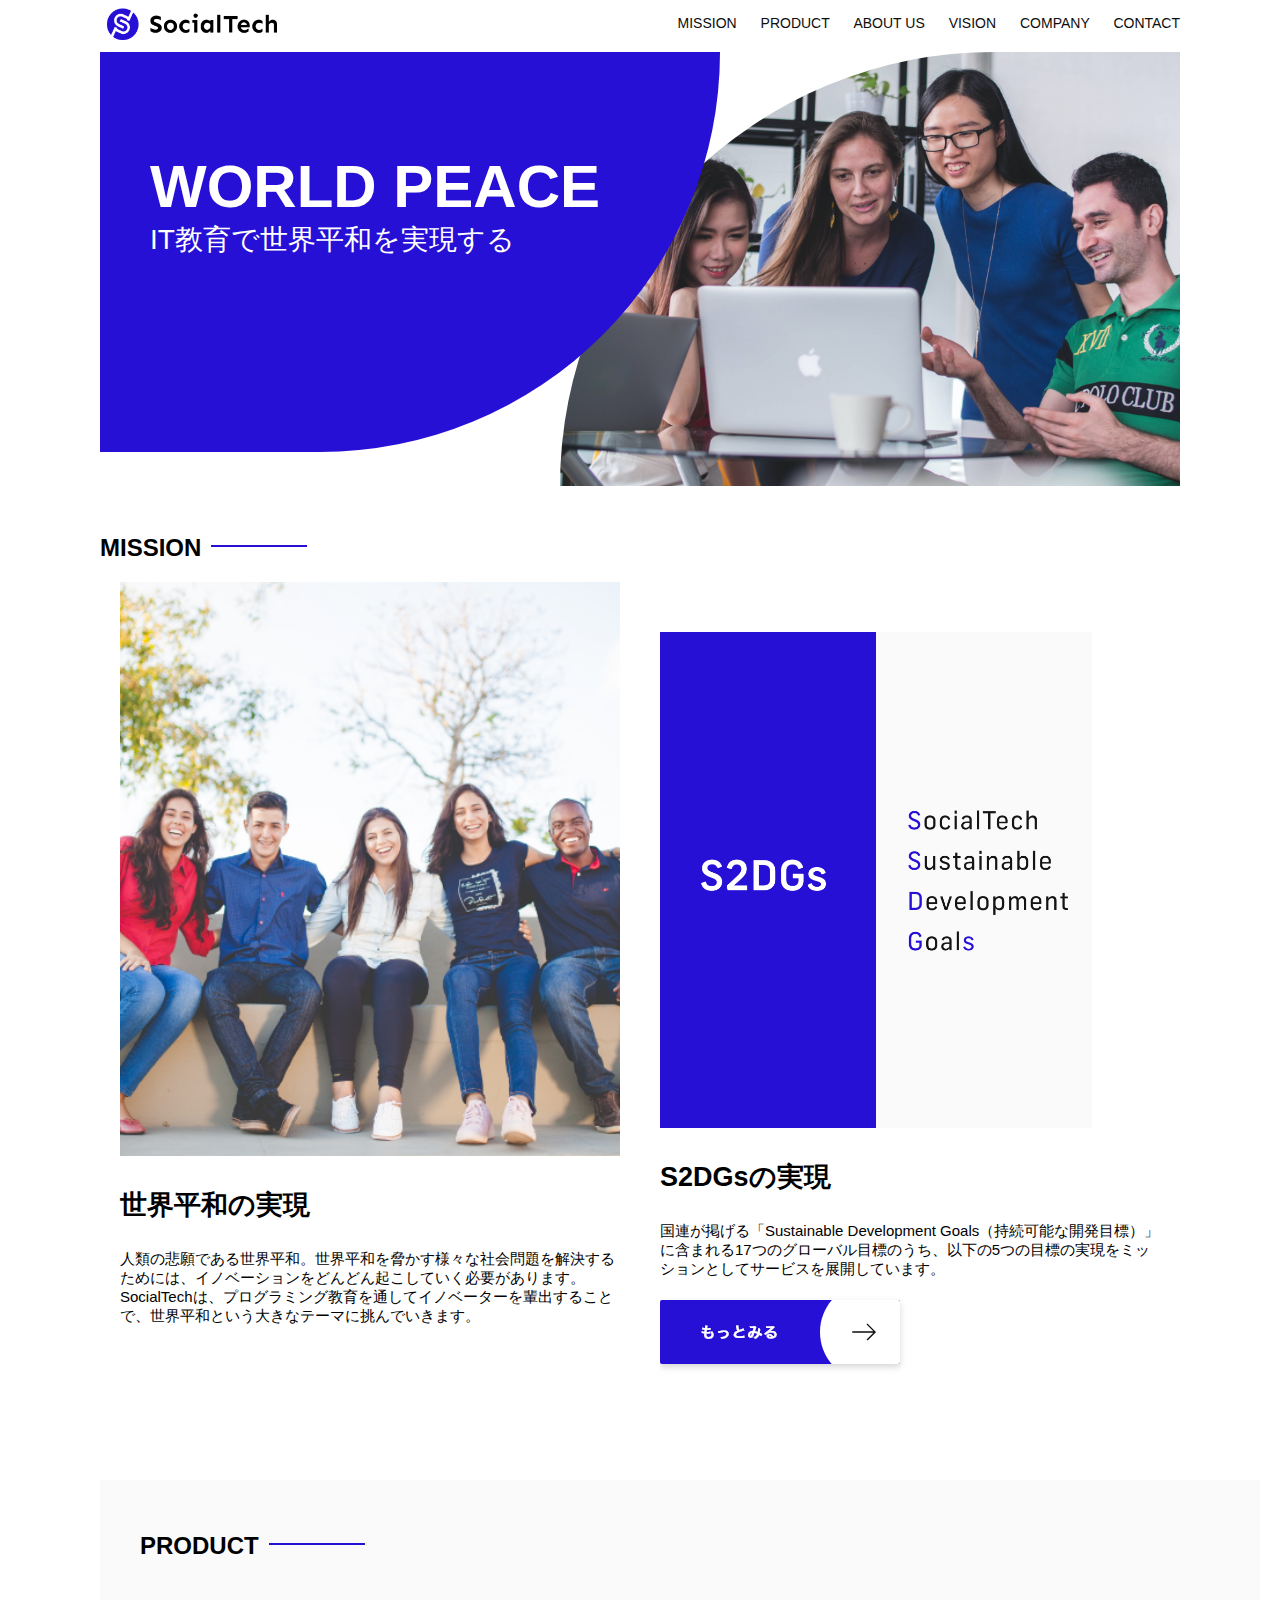
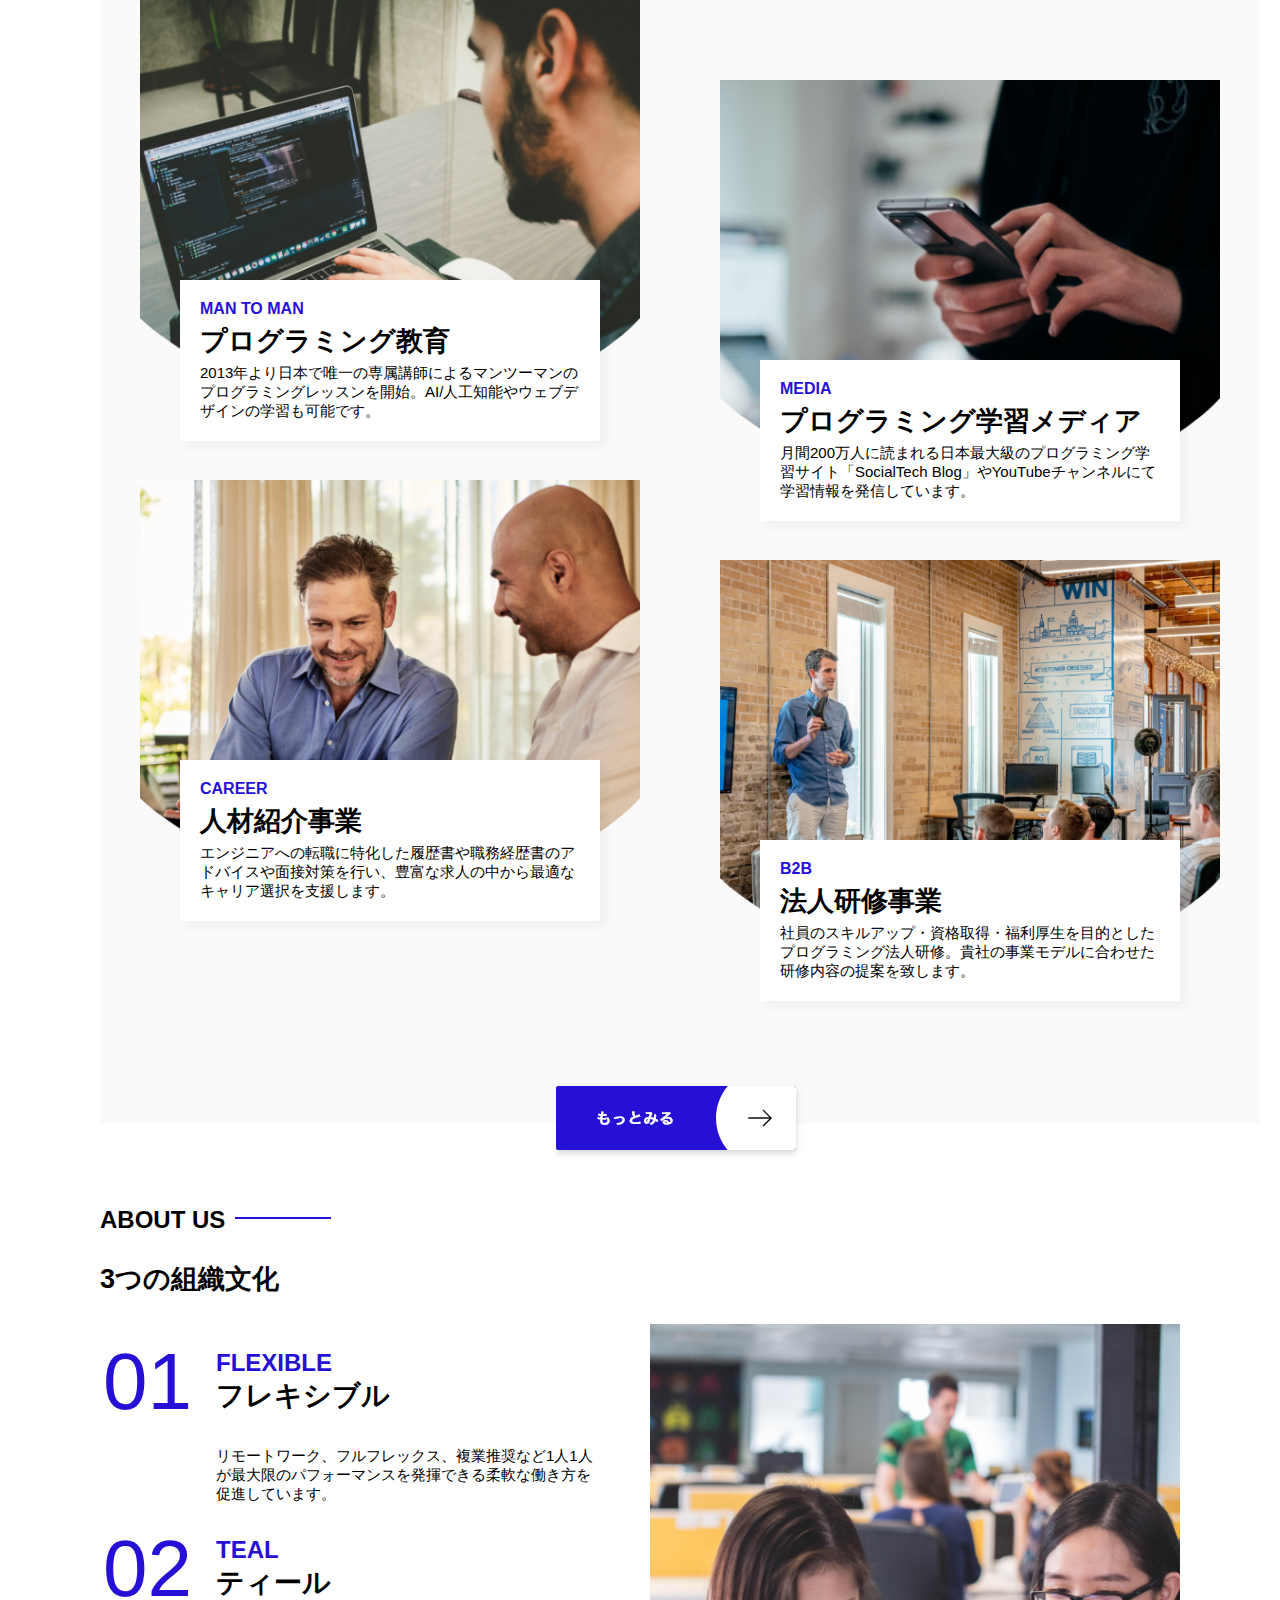
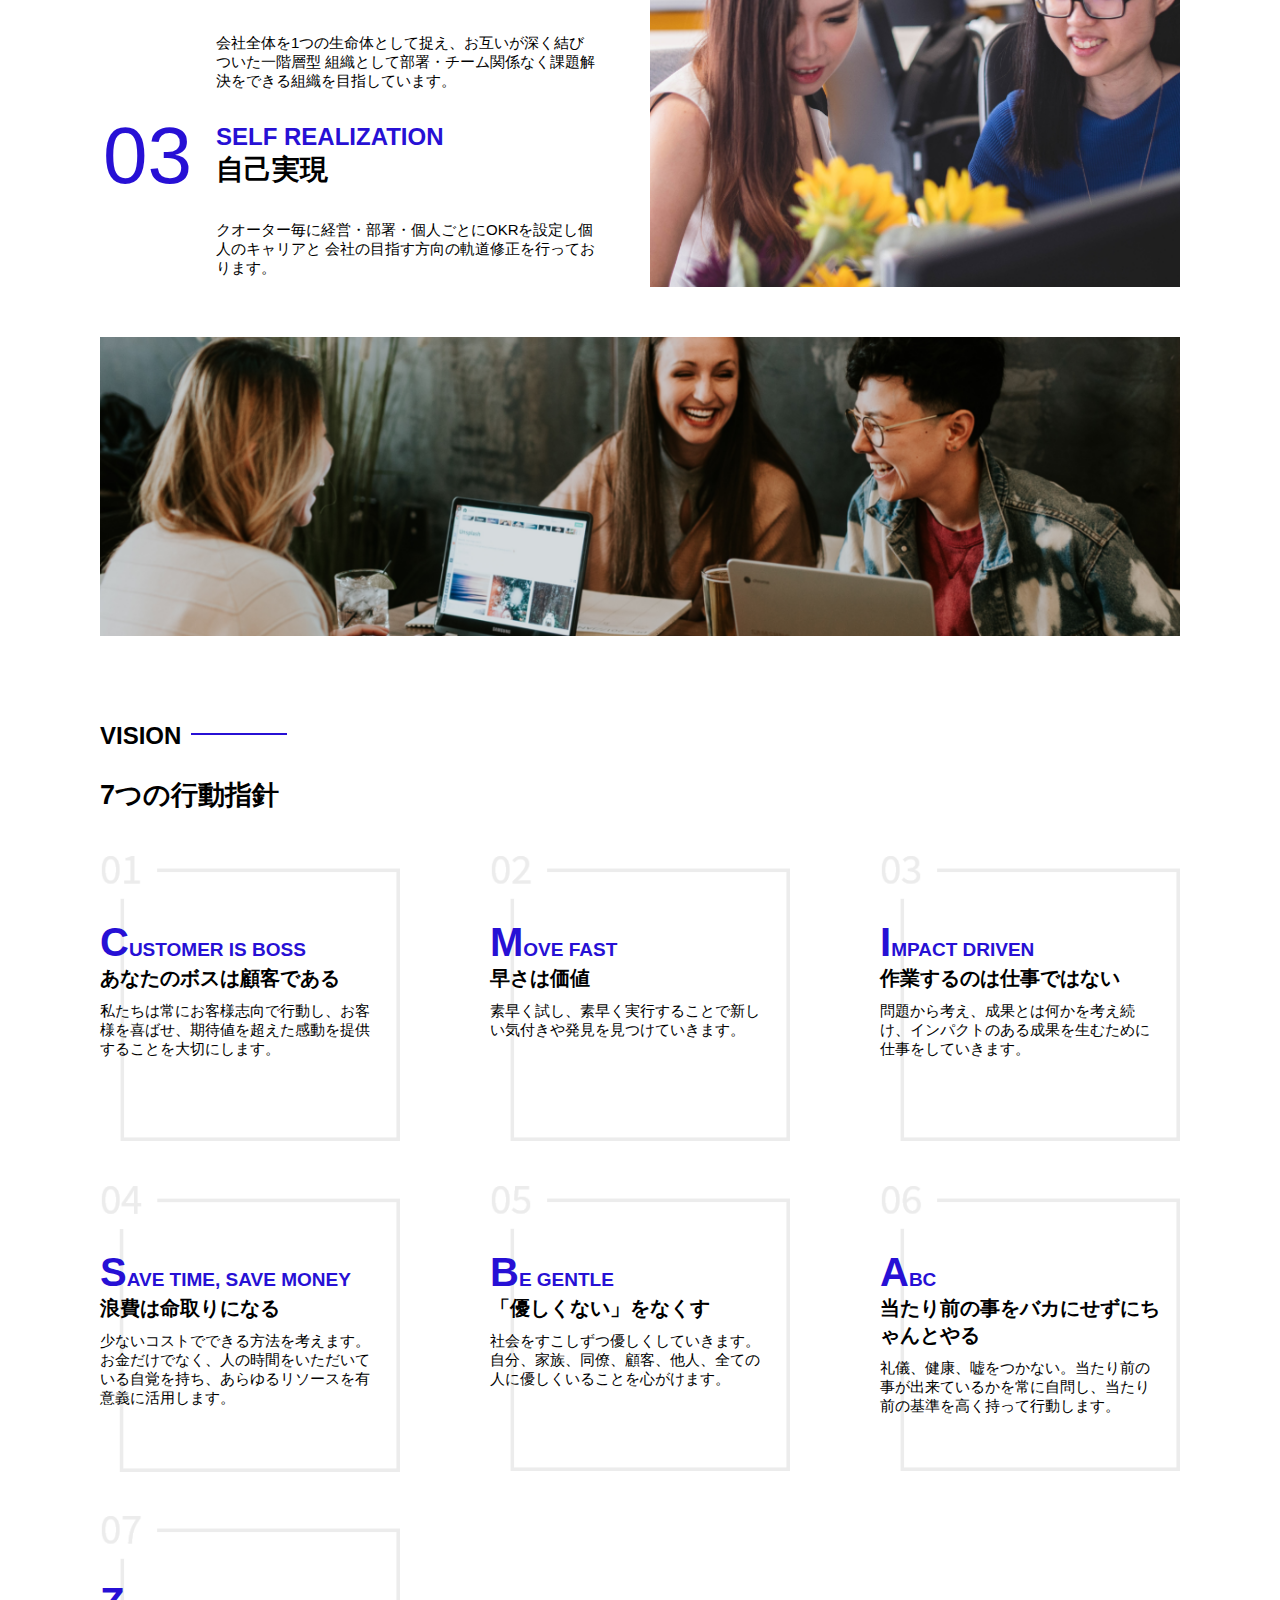
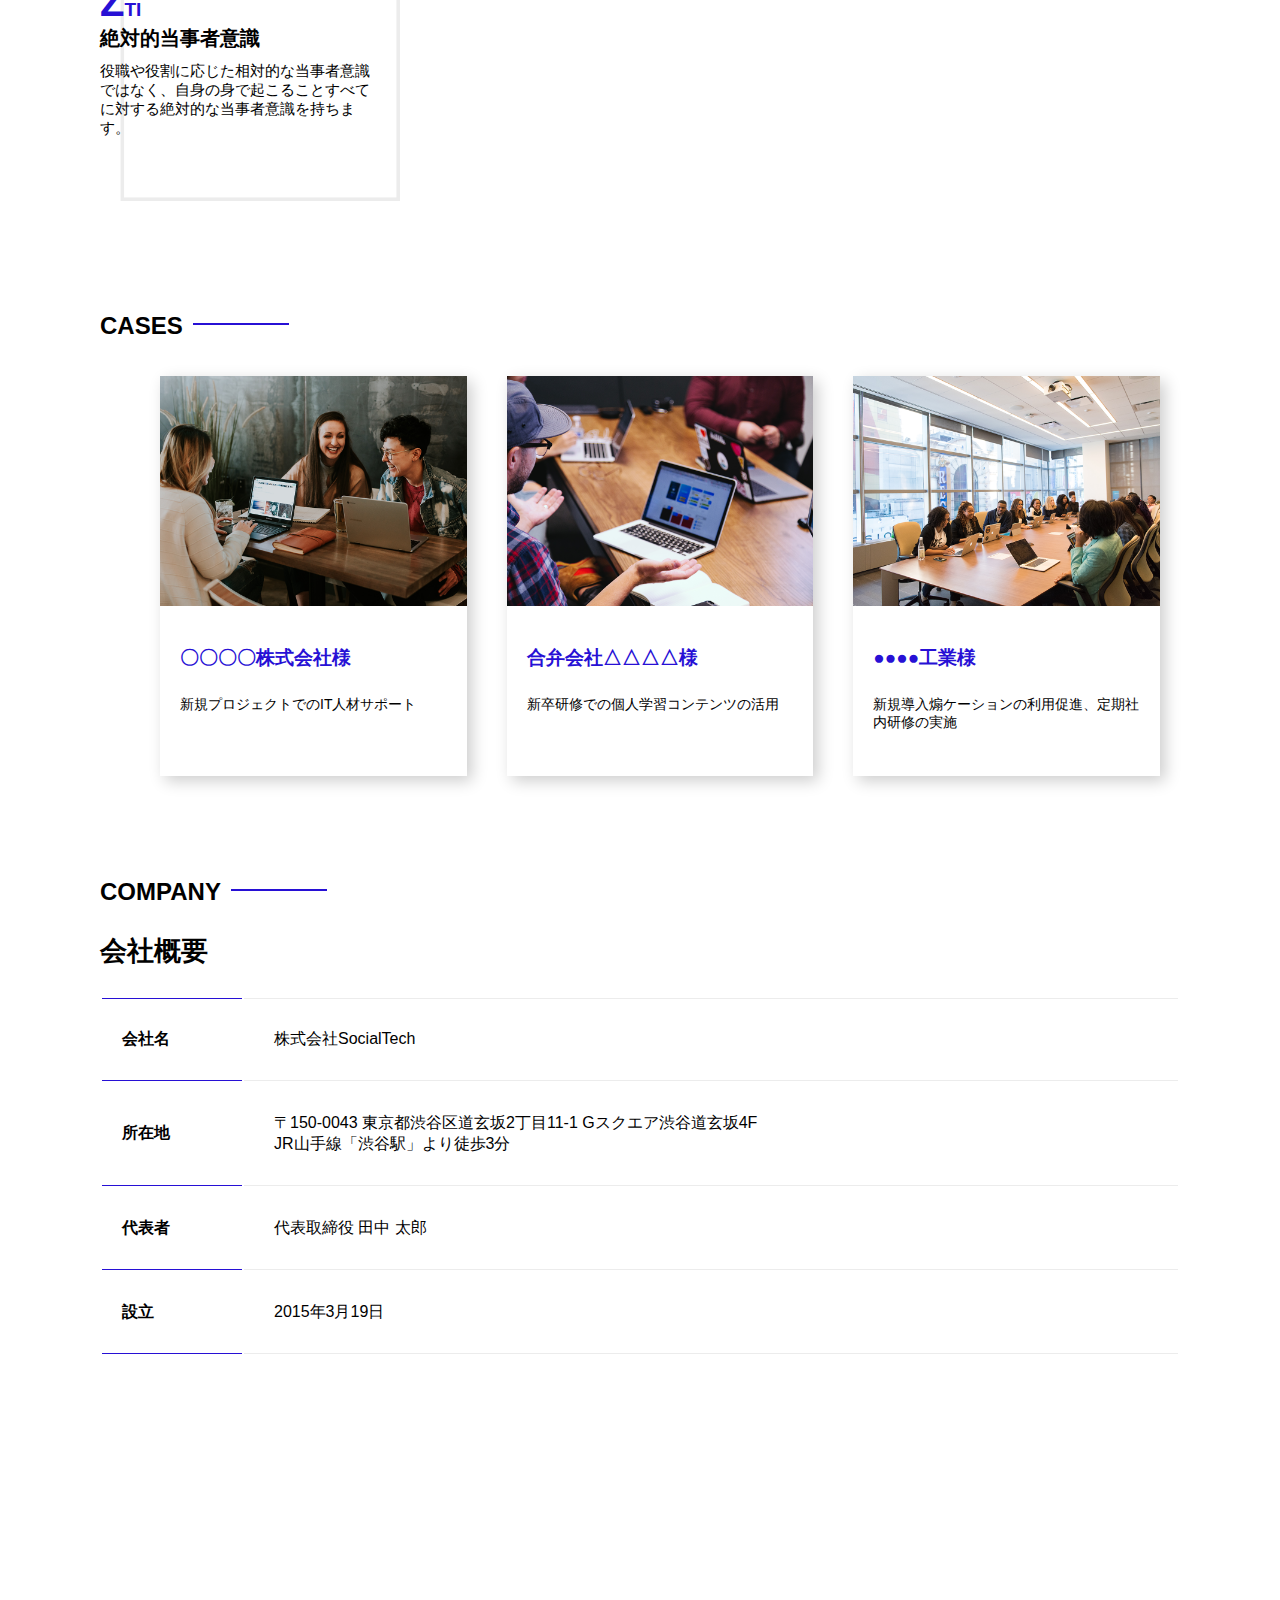
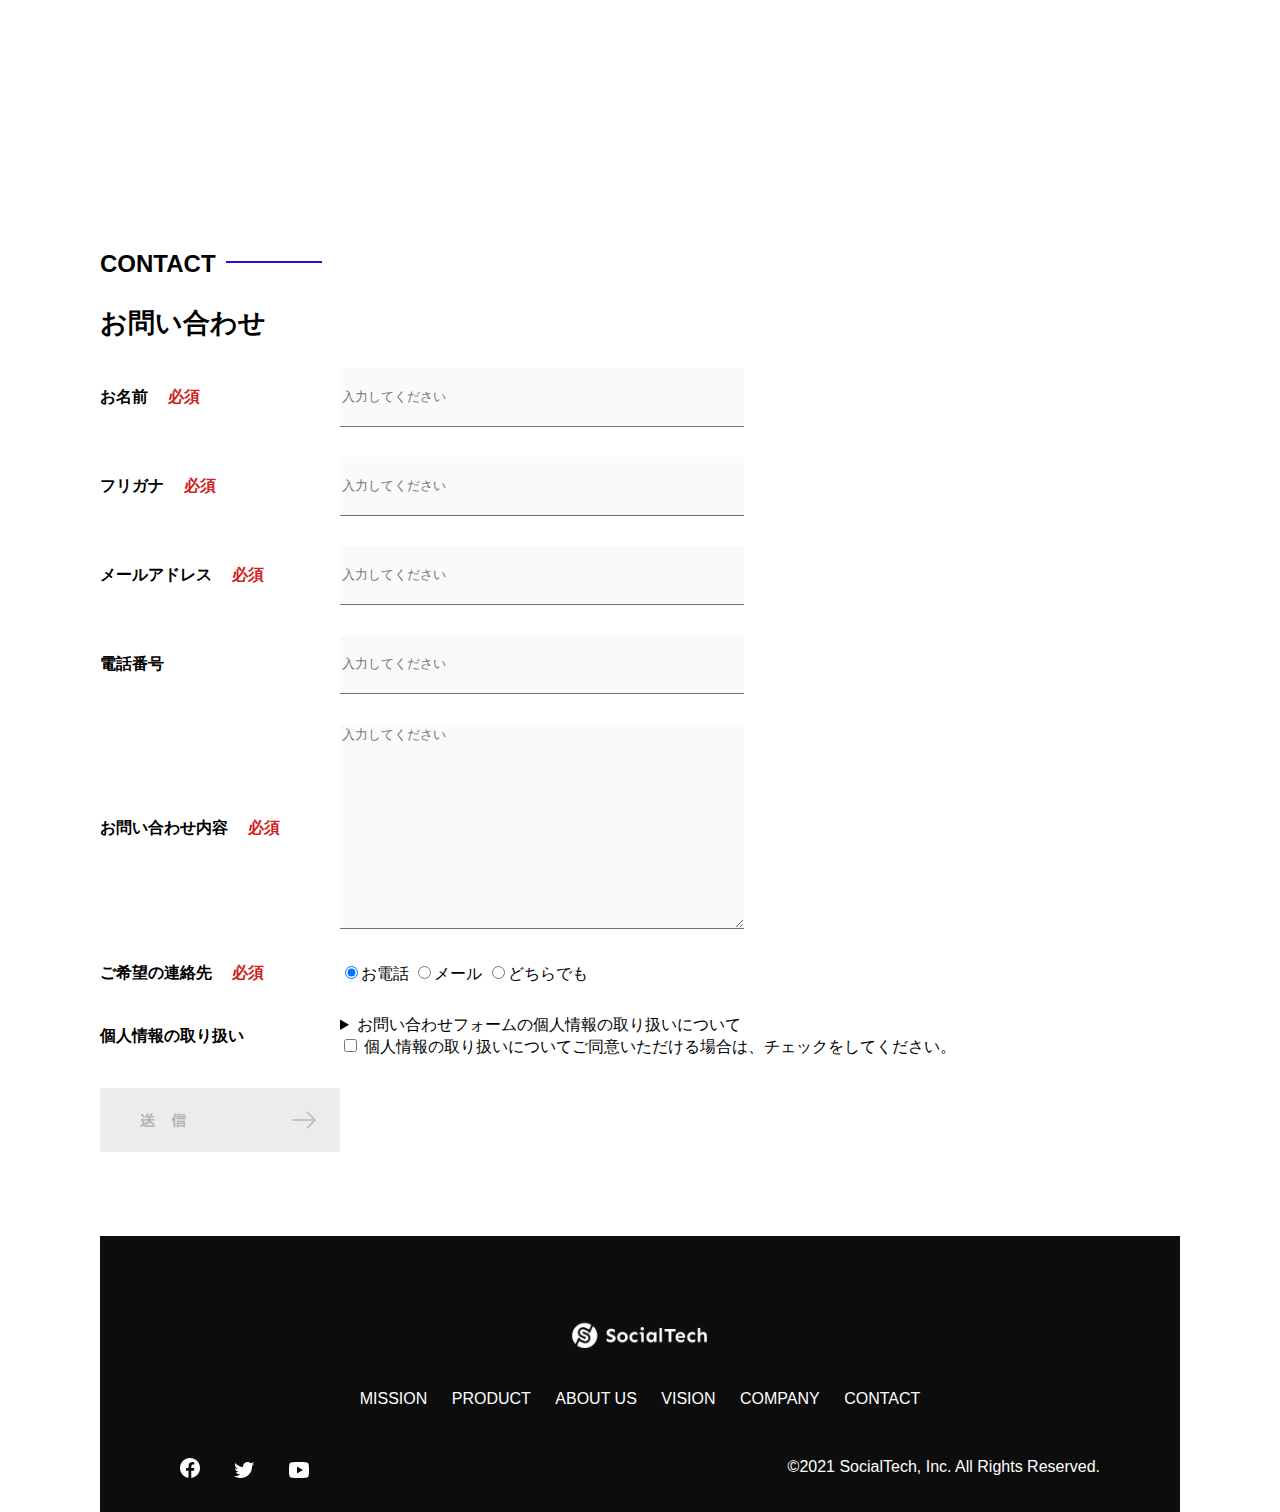
<file: kadai_012/kadai_012/index.html>
<!DOCTYPE html>
<html>
  <head>
    <title>SocialTech</title>
    <meta charset="UTF-8" />
    <meta
      name="description"
      content="SocialTechはEdTech業界のリーディングカンパニーを目指します。"
    />
    <meta name="viewport" content="width=device-width, initial-scale=1.0" />
    <link rel="stylesheet" href="style.css" />
  </head>
  <body>
    <!-- ヘッダー -->
    <header>
      <!-- ロゴ -->
      <a href="index.html" id="logo"
        ><img src="images/logo.png" alt="トップページに戻る"
      /></a>

      <!-- PC用ナビゲーション -->
      <nav id="nav-pc">
        <a href="mission.html">MISSION</a>
        <a href="product.html">PRODUCT</a>
        <a href="index.html#aboutus">ABOUT US</a>
        <a href="index.html#vision">VISION</a>
        <a href="index.html#company">COMPANY</a>
        <a href="index.html#contact">CONTACT</a>
      </nav>
    </header>
    <main>
      <article>
        <!-- メインビジュアル -->
        <section id="main-visual">
          <div id="main-message">
            <h1>WORLD PEACE</h1>
            <p>IT教育で世界平和を実現する</p>
          </div>
          <img
            src="images/index/index-main.png"
            alt="PCの周りに集まる多国籍の仲間たち"
          />
        </section>
        <!--ミッション-->
        <section id="mission">
          <h2 class="index-h2">MISSION</h2>
          <div id="mission-flex">
            <div>
              <img
                id="mission-photo"
                src="images/index/index-mission.png"
                alt="屋外のベンチで写真を撮影する多国籍の仲間たち"
              />
              <h3>世界平和の実現</h3>
              <p>
                人類の悲願である世界平和。世界平和を脅かす様々な社会問題を解決するためには、イノベーションをどんどん起こしていく必要があります。SocialTechは、プログラミング教育を通してイノベーターを輩出することで、世界平和という大きなテーマに挑んでいきます。
              </p>
            </div>
            <div>
              <img id="s2dgs" src="images/index/s2dgs.png" alt="S2DGs" />
              <h3>S2DGsの実現</h3>
              <p>
                国連が掲げる「Sustainable Development
                Goals（持続可能な開発目標）」に含まれる17つのグローバル目標のうち、以下の5つの目標の実現をミッションとしてサービスを展開しています。
              </p>
              <a href="mission.html">
                <img src="images/button-more.png" alt="もっとみる" />
              </a>
            </div>
          </div>
        </section>
        <!-- プロダクト -->
        <section id="product">
          <h2 class="index-h2">PRODUCT</h2>
          <div>
            <div id="product-left">
              <div>
                <img
                  class="product-photo"
                  src="images/index/index-mantoman.png"
                  alt="PCでコードを書く男性"
                />
                <div class="product-explain">
                  <span>MAN TO MAN</span>
                  <h3>プログラミング教育</h3>
                  <p>
                    2013年より日本で唯一の専属講師によるマンツーマンのプログラミングレッスンを開始。AI/人工知能やウェブデザインの学習も可能です。
                  </p>
                </div>
              </div>
              <div>
                <img
                  class="product-photo"
                  src="images/index/index-career.png"
                  alt="笑顔で話し合う2人の男性"
                />
                <div class="product-explain">
                  <span>CAREER</span>
                  <h3>人材紹介事業</h3>
                  <p>
                    エンジニアへの転職に特化した履歴書や職務経歴書のアドバイスや面接対策を行い、豊富な求人の中から最適なキャリア選択を支援します。
                  </p>
                </div>
              </div>
            </div>
            <div id="product-right">
              <div>
                <img
                  class="product-photo"
                  src="images/index/index-media.png"
                  alt="スマートフォンを操作する人"
                />
                <div class="product-explain">
                  <span>MEDIA</span>
                  <h3>プログラミング学習メディア</h3>
                  <p>
                    月間200万人に読まれる日本最大級のプログラミング学習サイト「SocialTech
                    Blog」やYouTubeチャンネルにて学習情報を発信しています。
                  </p>
                </div>
              </div>
              <div>
                <img
                  class="product-photo"
                  src="images/index/index-b2b.png"
                  alt="講演中の男性とそれを聴く人々"
                />
                <div class="product-explain">
                  <span>B2B</span>
                  <h3>法人研修事業</h3>
                  <p>
                    社員のスキルアップ・資格取得・福利厚生を目的としたプログラミング法人研修。貴社の事業モデルに合わせた研修内容の提案を致します。
                  </p>
                </div>
              </div>
            </div>
          </div>
          <div>
            <a id="product-more" href="product.html">
              <img src="images/button-more.png" alt="もっとみる" />
            </a>
          </div>
        </section>
        <!---ABOUT US-->
        <section id="aboutus">
          <h2 class="index-h2">ABOUT US</h2>
          <h3>3つの組織文化</h3>
          <div>
            <table class="culture-table">
              <tr>
                <td>
                  <span class="culture-num">01</span>
                </td>
                <td>
                  <span class="culture-en">FLEXIBLE</span>
                  <span class="culture-jp">フレキシブル</span>
                </td>
              </tr>
              <tr>
                <td>
                  <!--空のセル-->
                </td>
                <td>
                  <p class="culture-description">
                    リモートワーク、フルフレックス、複業推奨など1人1人が最大限のパフォーマンスを発揮できる柔軟な働き方を促進しています。
                  </p>
                </td>
              </tr>
              <tr>
                <td>
                  <span class="culture-num">02</span>
                </td>
                <td>
                  <span class="culture-en">TEAL</span>
                  <span class="culture-jp">ティール</span>
                </td>
              </tr>
              <tr>
                <td>
                  <!--空のセル-->
                </td>
                <td>
                  <p class="culture-description">
                    会社全体を1つの生命体として捉え、お互いが深く結びついた一階層型
                    組織として部署・チーム関係なく課題解決をできる組織を目指しています。
                  </p>
                </td>
              </tr>
              <tr>
                <td>
                  <span class="culture-num">03</span>
                </td>
                <td>
                  <span class="culture-en">SELF REALIZATION</span>
                  <span class="culture-jp">自己実現</span>
                </td>
              </tr>
              <tr>
                <td>
                  <!--空のセル-->
                </td>
                <td>
                  <p class="culture-description">
                    クオーター毎に経営・部署・個人ごとにOKRを設定し個人のキャリアと
                    会社の目指す方向の軌道修正を行っております。
                  </p>
                </td>
              </tr>
            </table>
            <img
              class="culture-img"
              src="images/index/index-aboutus1.png"
              alt="笑顔で話し合う2人の女性"
            />
          </div>
          <img
            class="culture-img2"
            src="images/index/index-aboutus2.png"
            alt="笑顔で話し合う3人の男女"
          />
        </section>
        <!-- VISION -->
        <section id="vision">
          <h2 class="index-h2">VISION</h2>
          <h3>7つの行動指針</h3>
          <div>
            <div class="vision-box">
              <img src="images/index/vision-01.png" alt="01" />
              <span>
                <h4>CUSTOMER IS BOSS</h4>
                <h5>あなたのボスは顧客である</h5>
                <p>
                  私たちは常にお客様志向で行動し、お客様を喜ばせ、期待値を超えた感動を提供することを大切にします。
                </p>
              </span>
            </div>
            <div class="vision-box">
              <img src="images/index/vision-02.png" alt="02" />
              <span>
                <h4>MOVE FAST</h4>
                <h5>早さは価値</h5>
                <p>
                  素早く試し、素早く実行することで新しい気付きや発見を見つけていきます。
                </p>
              </span>
            </div>
            <div class="vision-box">
              <img src="images/index/vision-03.png" alt="03" />
              <span>
                <h4>IMPACT DRIVEN</h4>
                <h5>作業するのは仕事ではない</h5>
                <p>
                  問題から考え、成果とは何かを考え続け、インパクトのある成果を生むために仕事をしていきます。
                </p>
              </span>
            </div>
            <div class="vision-box">
              <img src="images/index/vision-04.png" alt="04" />
              <span>
                <h4>SAVE TIME, SAVE MONEY</h4>
                <h5>浪費は命取りになる</h5>
                <p>
                  少ないコストでできる方法を考えます。お金だけでなく、人の時間をいただいている自覚を持ち、あらゆるリソースを有意義に活用します。
                </p>
              </span>
            </div>
            <div class="vision-box">
              <img src="images/index/vision-05.png" alt="05" />
              <span>
                <h4>BE GENTLE</h4>
                <h5>「優しくない」をなくす</h5>
                <p>
                  社会をすこしずつ優しくしていきます。自分、家族、同僚、顧客、他人、全ての人に優しくいることを心がけます。
                </p>
              </span>
            </div>
            <div class="vision-box">
              <img src="images/index/vision-06.png" alt="06" />
              <span>
                <h4>ABC</h4>
                <h5>当たり前の事をバカにせずにちゃんとやる</h5>
                <p>
                  礼儀、健康、嘘をつかない。当たり前の事が出来ているかを常に自問し、当たり前の基準を高く持って行動します。
                </p>
              </span>
            </div>
            <div class="vision-box">
              <img src="images/index/vision-07.png" alt="07" />
              <span>
                <h4>ZTI</h4>
                <h5>絶対的当事者意識</h5>
                <p>
                  役職や役割に応じた相対的な当事者意識ではなく、自身の身で起こることすべてに対する絶対的な当事者意識を持ちます。
                </p>
              </span>
            </div>
          </div>
        </section>
        <!-- CASES -->
        <section id="cases">
          <div class="index-h2">
            <h2>CASES</h2>
          </div>
          <ul>
            <li class="case-card">
              <img src="images/index/case-1.png" alt="仲良く語り合う３人" class="case-img">
              <div class="case-info">
                <h4 class="case-name">〇〇〇〇株式会社様</h4>
                <p class="case-content">新規プロジェクトでのIT人材サポート</p>
              </div>
            </li>
            <li class="case-card">
              <img src="images/index/case-2.png" alt="PCでコンテンツを見る" class="case-img">
              <div class="case-info">
                <h4 class="case-name">合弁会社△△△△様</h4>
                <p class="case-content">新卒研修での個人学習コンテンツの活用</p>
              </div>
            </li>
            <li class="case-card">
              <img src="images/index/case-3.png" alt="社内研修室の会議室" class="case-img">
              <div class="case-info">
                <h4 class="case-name">●●●●工業様</h4>
                <p class="case-content">新規導入煽ケーションの利用促進、定期社内研修の実施</p>
              </div>
            </li>
          </ul>

        </section>
        <!-- COMPANY -->
        <section id="company">
          <h2 class="index-h2">COMPANY</h2>
          <h3>会社概要</h3>
          <table id="company-table">
            <tr>
              <th class="tableheader-first">会社名</th>
              <td class="cell-first">株式会社SocialTech</td>
            </tr>
            <tr>
              <th class="tableheader">所在地</th>
              <td class="cell">
                〒150-0043 東京都渋谷区道玄坂2丁目11-1 Gスクエア渋谷道玄坂4F<br />JR山手線「渋谷駅」より徒歩3分
              </td>
            </tr>
            <tr>
              <th class="tableheader">代表者</th>
              <td class="cell">代表取締役 田中 太郎</td>
            </tr>
            <tr>
              <th class="tableheader">設立</th>
              <td class="cell">2015年3月19日</td>
            </tr>
          </table>
          <iframe
            src="https://www.google.com/maps/embed?pb=!1m18!1m12!1m3!1d3241.7759544892483!2d139.69399665123464!3d35.65789123876098!2m3!1f0!2f0!3f0!3m2!1i1024!2i768!4f13.1!3m3!1m2!1s0x60188caa0042e8d1%3A0xba130bea826a7aa2!2z44CSMTUwLTAwNDMg5p2x5Lqs6YO95riL6LC35Yy66YGT546E5Z2C77yS5LiB55uu77yR77yR4oiS77yR!5e0!3m2!1sja!2sjp!4v1636872991912!5m2!1sja!2sjp"
            style="border: 0"
            allowfullscreen=""
            loading="lazy"
          >
          </iframe>
        </section>
        <!-- お問い合わせフォーム -->
        <section id="contact">
          <h2 class="index-h2">CONTACT</h2>
          <h3>お問い合わせ</h3>
          <form>
            <div>
              <div class="contact-heading">
                <label class="contact-label"
                  >お名前<span class="contact-span">必須</span></label
                >
              </div>
              <div class="contact-form">
                <input
                  type="text"
                  name="name"
                  placeholder="入力してください"
                  class="contact-textbox"
                />
              </div>
            </div>
            <div>
              <div class="contact-heading">
                <label class="contact-label"
                  >フリガナ<span class="contact-span">必須</span></label
                >
              </div>
              <div>
                <input
                  type="text"
                  name="hurigana"
                  placeholder="入力してください"
                  class="contact-textbox"
                />
              </div>
            </div>
            <div>
              <div class="contact-heading">
                <label class="contact-label"
                  >メールアドレス<span class="contact-span">必須</span></label
                >
              </div>
              <div>
                <input
                  type="text"
                  name="email"
                  placeholder="入力してください"
                  class="contact-textbox"
                />
              </div>
            </div>
            <div>
              <div class="contact-heading">
                <label class="contact-label">電話番号</label>
              </div>
              <div>
                <input
                  type="text"
                  name="tel"
                  placeholder="入力してください"
                  class="contact-textbox"
                />
              </div>
            </div>
            <div>
              <div class="contact-heading">
                <label class="contact-label"
                  >お問い合わせ内容<span class="contact-span">必須</span></label
                >
              </div>
              <div>
                <textarea
                  class="contact-textarea"
                  placeholder="入力してください"
                  name="message"
                ></textarea>
              </div>
            </div>
            <div>
              <div class="contact-heading">
                <label class="contact-label"
                  >ご希望の連絡先<span class="contact-span">必須</span></label
                >
              </div>
              <div>
                <input
                  class="radiobutton"
                  type="radio"
                  value="tel"
                  name="contact"
                  checked
                /><label>お電話</label>
                <input
                  class="radiobutton"
                  type="radio"
                  value="mail"
                  name="contact"
                /><label>メール</label>
                <input
                  class="radiobutton"
                  type="radio"
                  value="both"
                  name="contact"
                /><label>どちらでも</label>
              </div>
            </div>
            <div>
              <div class="contact-heading">
                <label class="contact-label">個人情報の取り扱い</label>
              </div>
              <div>
                <details>
                  <summary>
                    お問い合わせフォームの個人情報の取り扱いについて
                  </summary>
                  <div>
                    <span>１．組織の名称又は氏名</span><br />
                    株式会社SocialTech<br /><br />
                    <span
                      >２．個人情報保護管理者（若しくはその代理人）の氏名又は職名、所属及び連絡先
                      鈴木 一郎 コーポレート部</span
                    ><br />
                    メールアドレス：support@socialtech.net<br />
                    TEL：03-xxxx-xxxx<br />
                    <span>３．個人情報の利用目的</span><br />
                    ・本サービス及び本サービスに関連する情報の提供又はそれらに関する連絡のため<br />
                    ・ユーザーの本人確認のため<br />
                    ・当社サービスのご案内のため<br />
                    ・当社の商品等の広告または宣伝（電子メールによるものを含むものとします。）<br /><br />
                    <span>４．個人情報の取り扱い業務の委託</span><br />
                    個人情報の取扱業務の全部または一部を外部に業務委託する場合があります。<br />
                    その際、弊社は、個人情報を適切に保護できる管理体制を敷き実行していることを条件として<br />
                    委託先を厳選したうえで、機密保持契約を委託先と締結し、お客様の個人情報を厳密に管理させます。<br /><br />
                    <span>５．個人情報の開示等の請求</span><br />
                    お客様は、弊社に対してご自身の個人情報の開示等（利用目的の通知、開示、内容の訂正・追加・削除、利用の停止または消去、第三者への提供の停止）に関して、当社問合わせ窓口に申し出ることができます。<br />
                    その際、弊社はお客様ご本人を確認させていただいたうえで、合理的な期間内に対応いたします。<br /><br />
                    なお、個人情報に関する弊社問合わせ先は、次の通りです。<br /><br />
                    株式会社SocialTech　個人情報問合せ窓口<br />
                    〒150-0043　東京都渋谷区道玄坂2丁目11-1 Ｇスクエア渋谷道玄坂
                    4F<br />
                    メールアドレス：support@socialtech.net　TEL：03-xxxx-xxxx<br /><br />
                    <span>６．個人情報を提供されることの任意性について</span
                    ><br /><br />
                    お客様がご自身の個人情報を弊社に提供されるか否かは、お客様のご判断によりますが、もしご提供されない場合には、適切なサービスが提供できない場合がありますので予めご了承ください。
                  </div>
                </details>
                <input type="checkbox" name="agree" />
                <span
                  >個人情報の取り扱いについてご同意いただける場合は、チェックをしてください。</span
                >
              </div>
            </div>
            <input
              type="image"
              value="Submit"
              src="images/button-submit.png"
              alt="送信する"
            />
          </form>
        </section>
      </article>
      <footer>
        <div id="footer-logo">
          <img src="images/logo-sp.png" alt="SocialTech" />
        </div>
        <div id="footer-link">
          <a href="mission.html">MISSION</a>
          <a href="product.html">PRODUCT</a>
          <a href="index.html#aboutus">ABOUT US</a>
          <a href="index.html#vision">VISION</a>
          <a href="index.html#company">COMPANY</a>
          <a href="index.html#contact">CONTACT</a>
        </div>
        <div id="sns-footer">
          <a href="https://www.facebook.com/sejuku2013"
            ><img src="images/button-facebook.png" alt="Facebookのリンク"
          /></a>
          <a href="https://twitter.com/samuraijuku"
            ><img src="images/button-twitter.png" alt="Twitterのリンク"
          /></a>
          <a href="https://www.youtube.com/channel/UCCFOQO5aDK0xXam4cUQXT8g"
            ><img src="images/button-youtube.png" alt="YouTubeのリンク"
          /></a>
          <span id="copyright"
            >&copy;2021 SocialTech, Inc. All Rights Reserved.
          </span>
        </div>
      </footer>
    </main>
  </body>
</html>
</file>
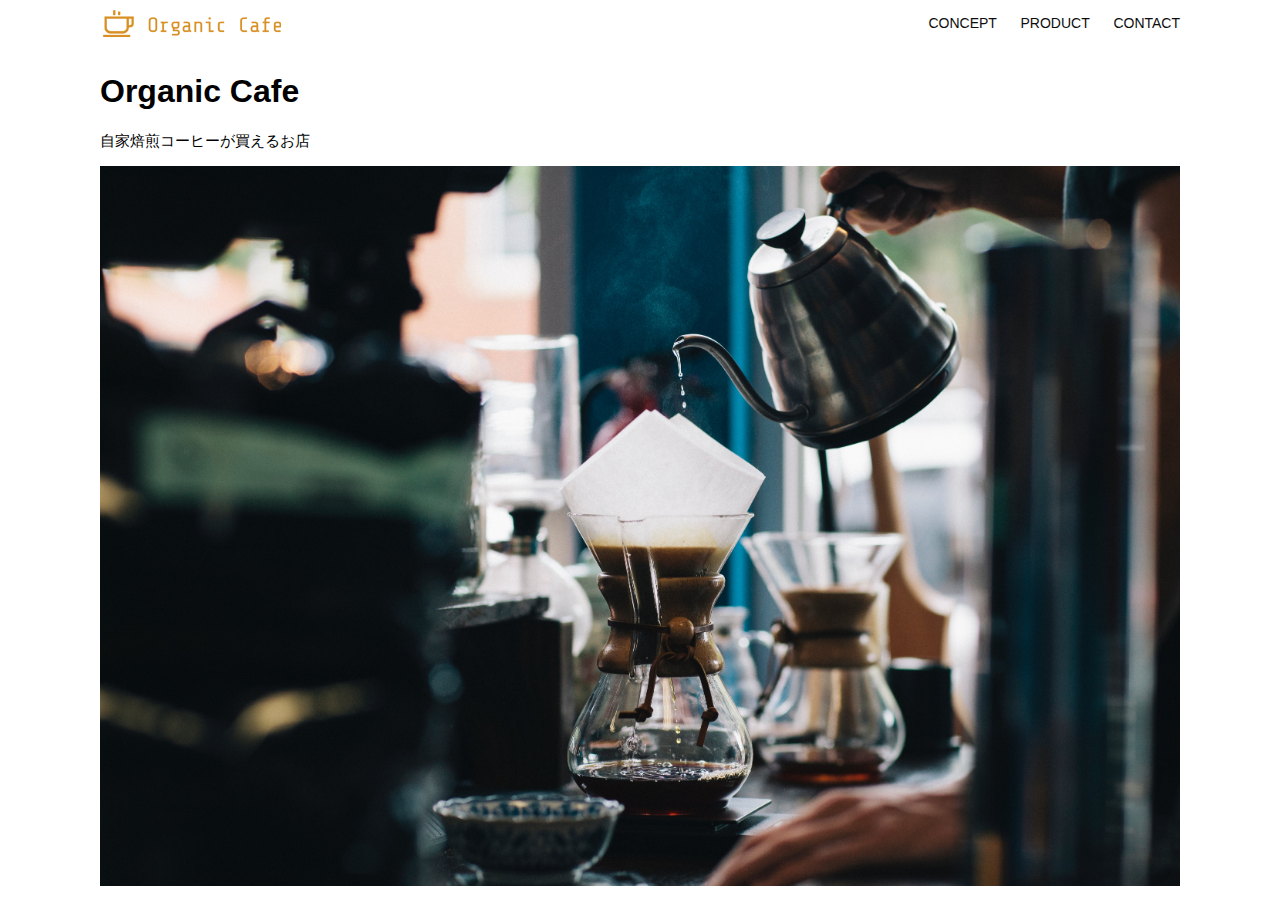
<file: kadai_013/kadai_013/index.html>
<!DOCTYPE html>
<html>
  <head>
    <title>Organic Cafe</title>
    <meta charset="UTF-8" />
    <meta
      name="description"
      content="自家焙煎のコーヒーがお家で楽しめるOrganic Cafe"
    />
    <meta name="viewport" content="width=device-width, initial-scale=1.0" />
    <link rel="stylesheet" href="style.css" />
  </head>
  <body>
    <!-- ヘッダー -->
    <header>
      <!-- ロゴ -->
      <a href="index.html" id="logo"
        ><img src="images/logo.png" alt="トップページに戻る"
      /></a>

      <!-- PC用ナビゲーション -->
      <nav id="nav-pc">
        <a href="index.html#concept">CONCEPT</a>
        <a href="index.html#product">PRODUCT</a>
        <a href="index.html#contact">CONTACT</a>
      </nav>

      <!-- スマホ用メニューボタン -->
      <img src="images/button-menu.png" alt="ナビゲーションを開く" id="menu-sp" onclick="document.getElementById('nav-sp').style.display = 'block'">

      <!-- スマホ用ナビゲーション -->
      <nav id="nav-sp">
        <img src="images/button-close.png" alt="ナビゲーションを閉じる" id="close" onclick="document.getElementById('nav-sp').style.display = 'none'">
        <a href="index.html" id="logo-sp" onclick="document.getElementById('nav-sp').style.display = 'none'"><img src="images/logo-sp.png" alt="トップページに戻る"></a>
        <a href="index.html#concept" class="menu" onclick="document.getElementById('nav-sp').style.display = 'none'">CONCEPT</a>
        <a href="index.html#product" class="menu" onclick="document.getElementById('nav-sp').style.display = 'none'">PRODUCT</a>
        <a href="index.html#contact" class="menu" onclick="document.getElementById('nav-sp').style.display = 'none'">CONTACT</a>        
      </nav>
    </header>
    <main>
      <article>
        <!-- メインビジュアル -->
        <section id="main-visual">
          <div id="main-message">
            <h1>Organic Cafe</h1>
            <p>自家焙煎コーヒーが買えるお店</p>
          </div>
          <img
            src="images/main-image.jpg"
            alt="コーヒーをハンドドリップで淹れる画像"
          />
        </section>
      </article>
    </main>
  </body>
</html>
</file>
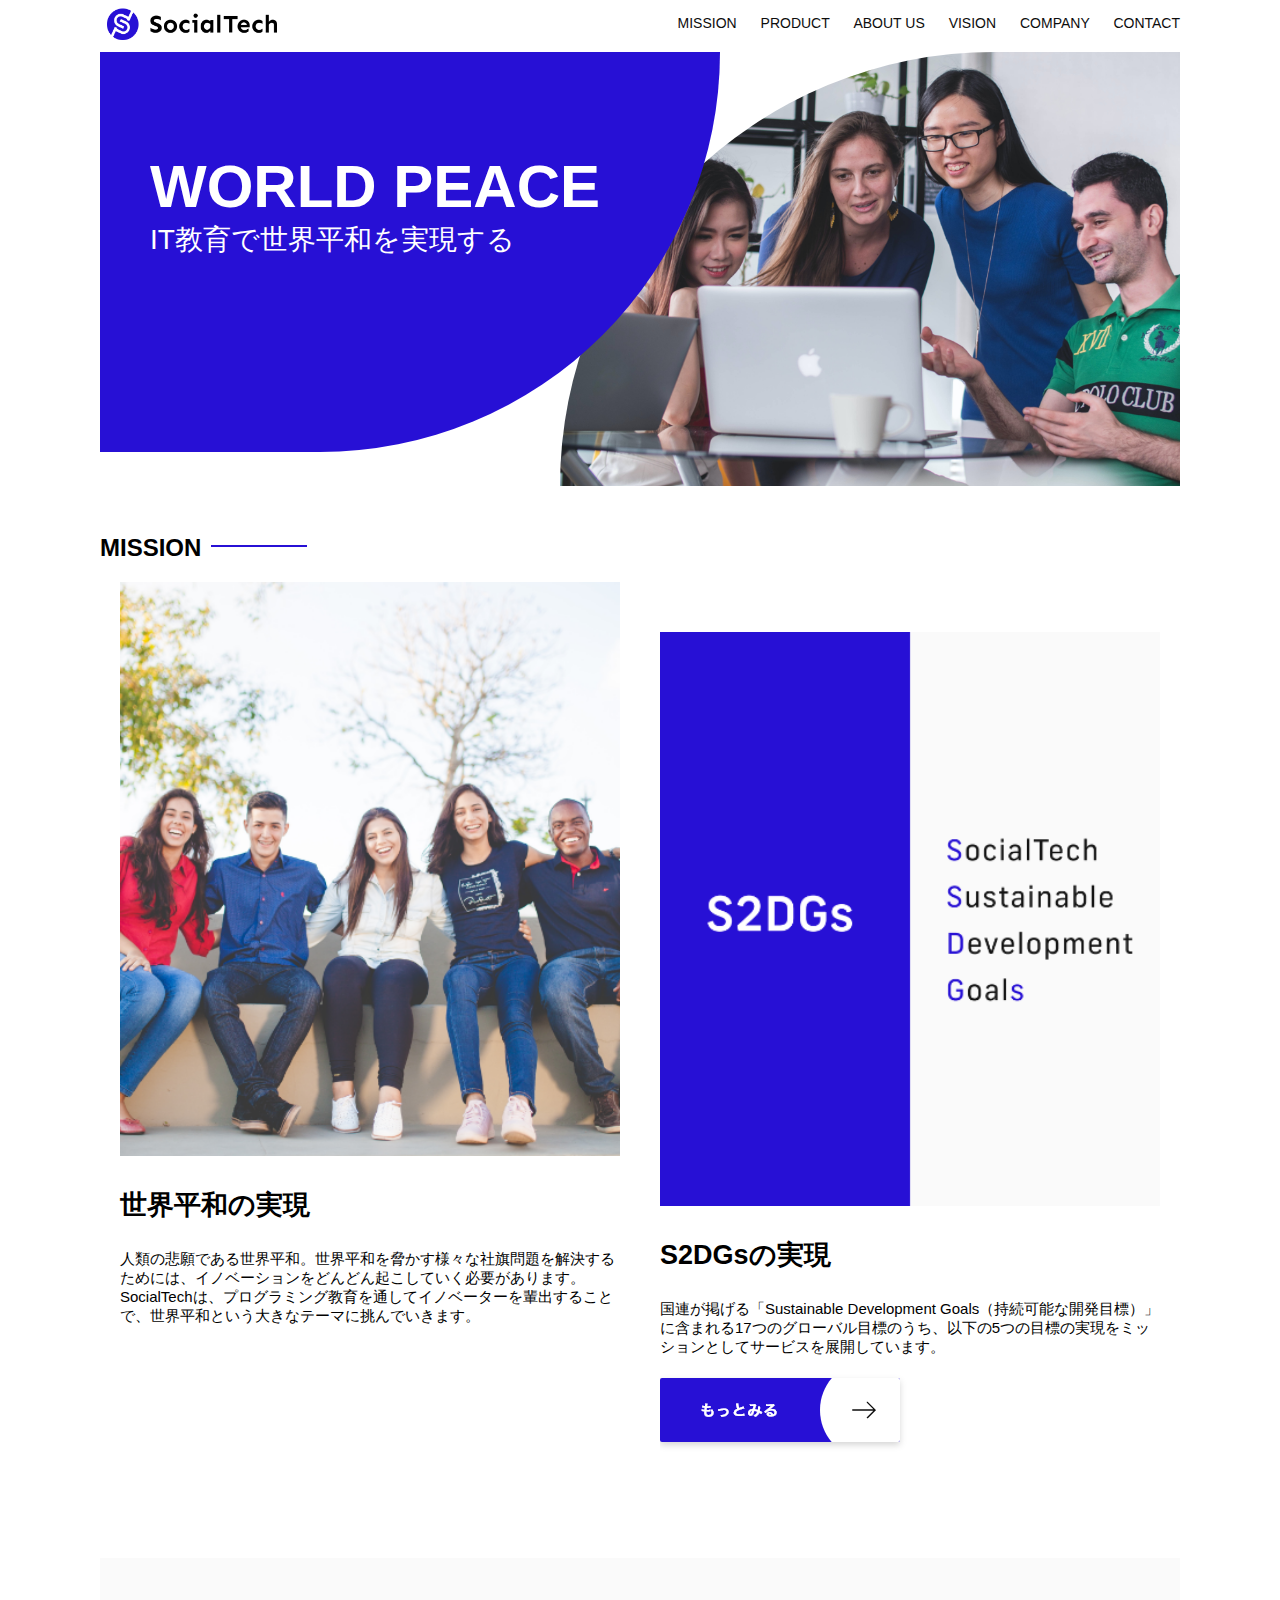
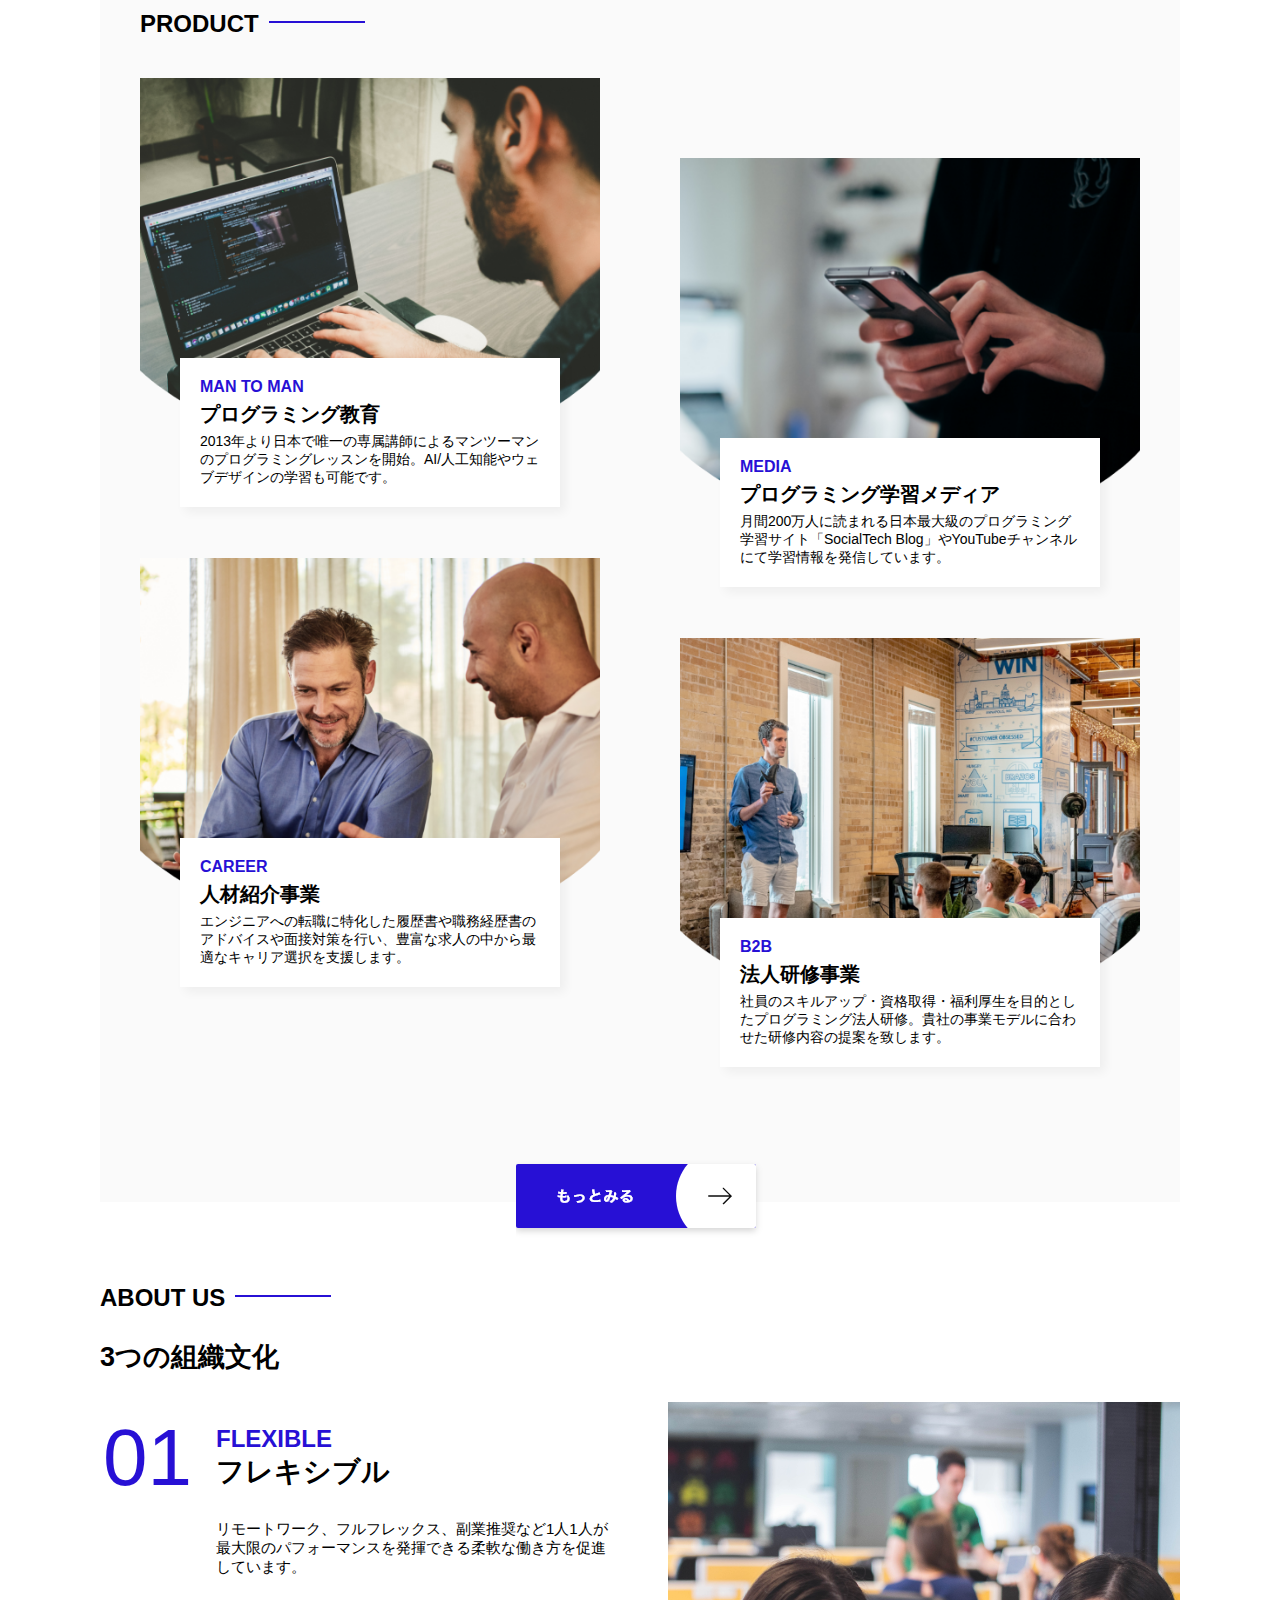
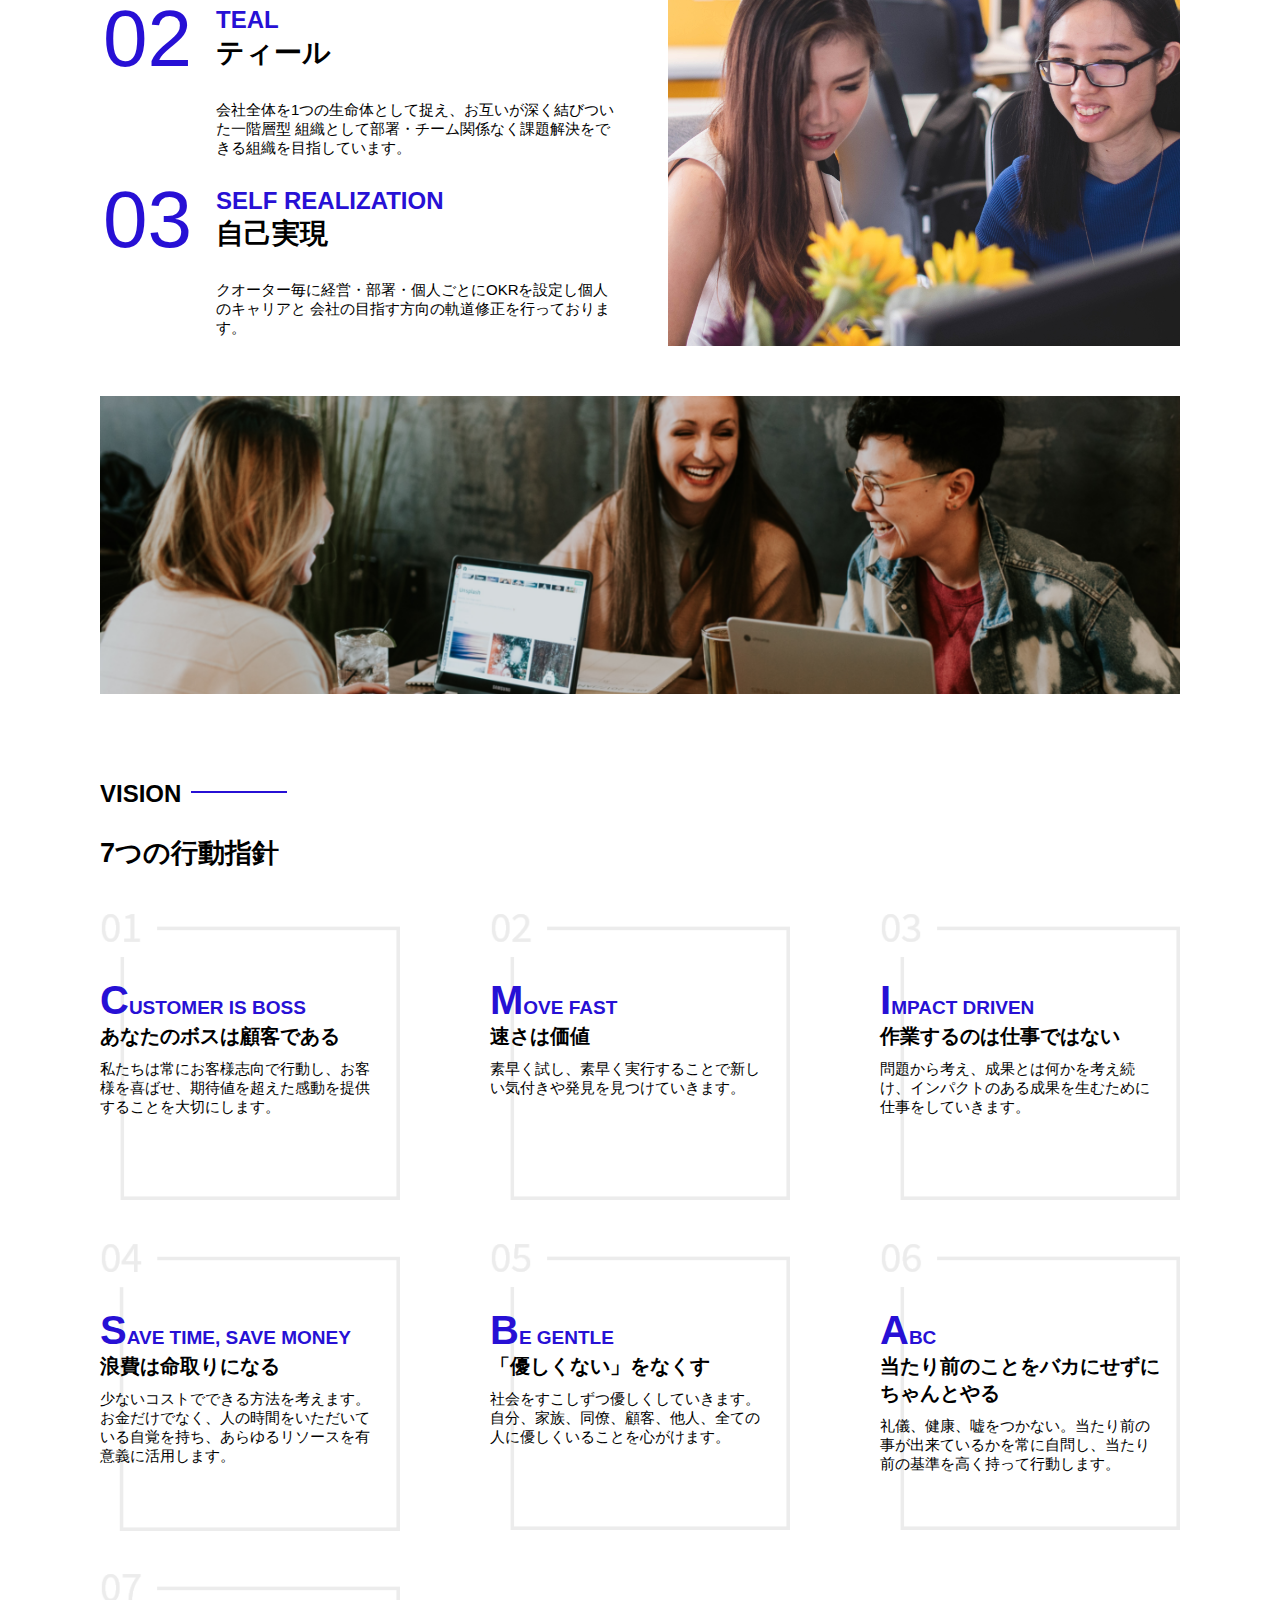
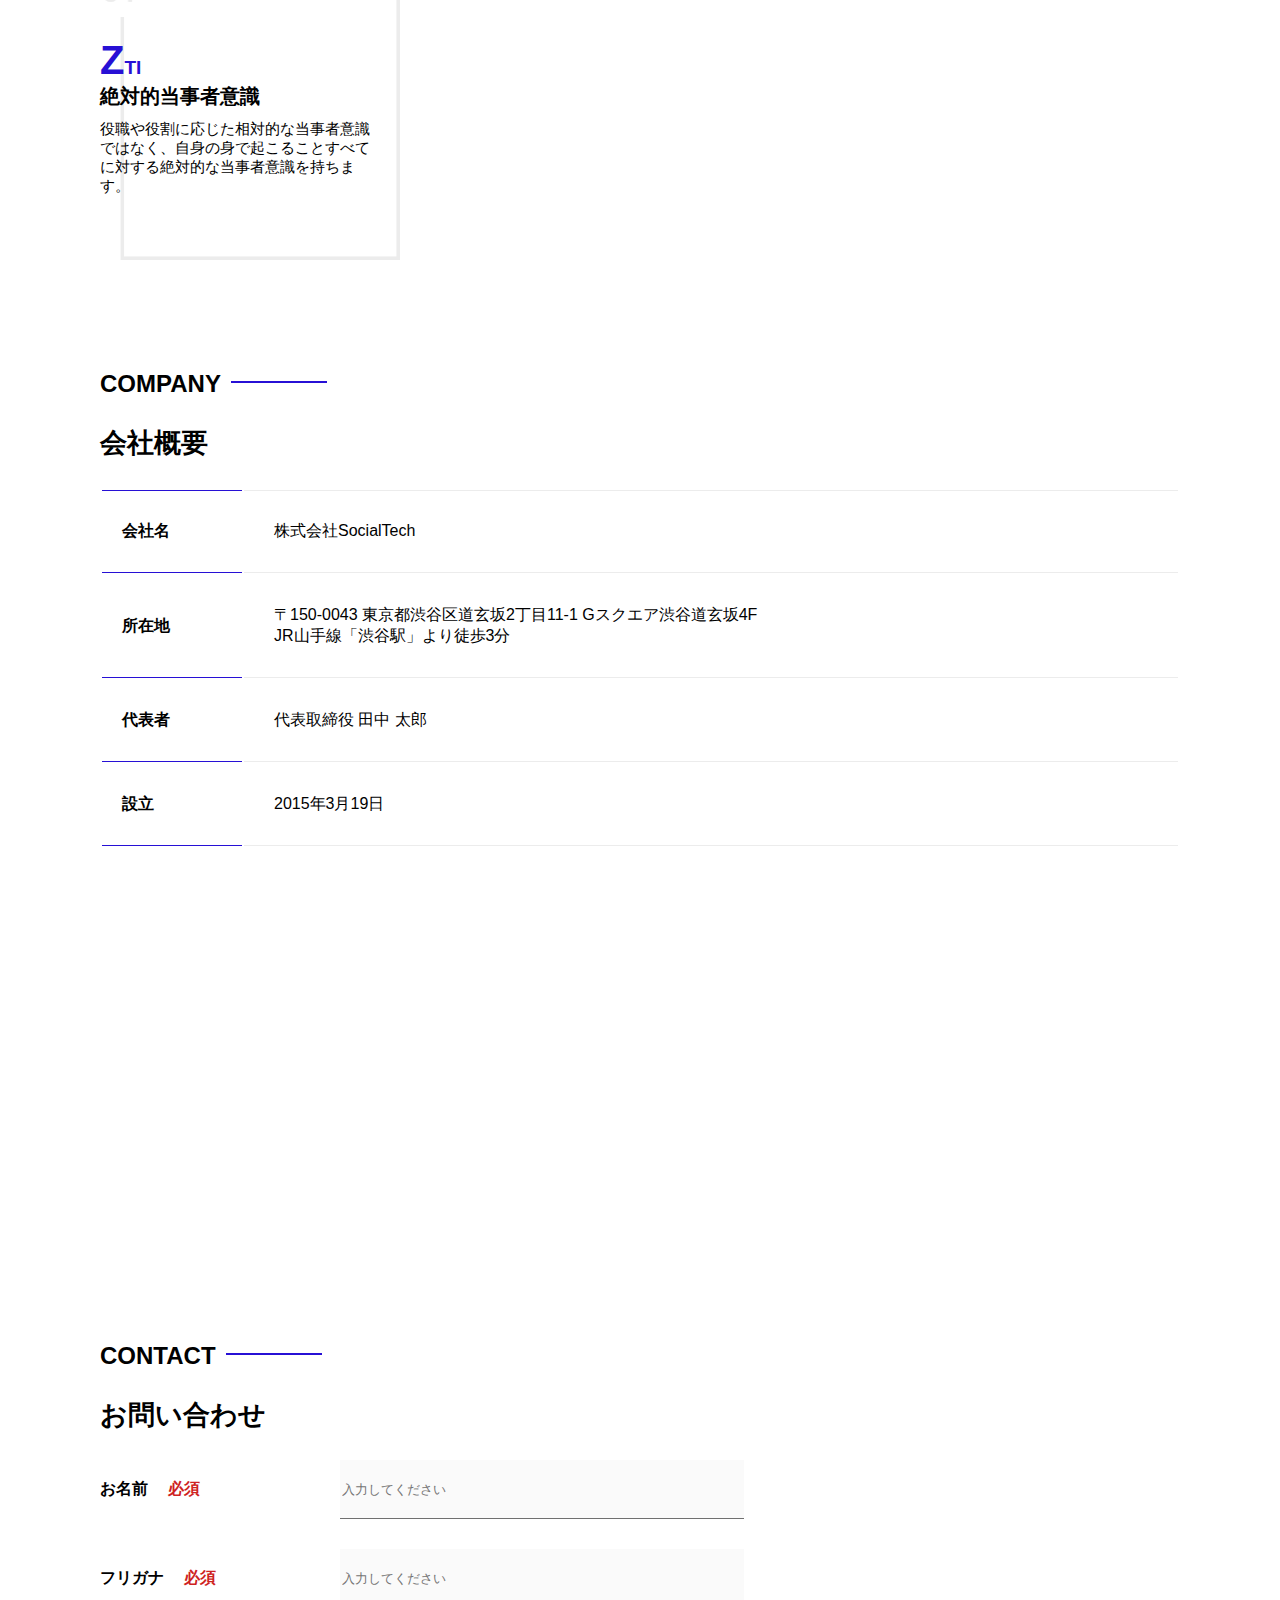
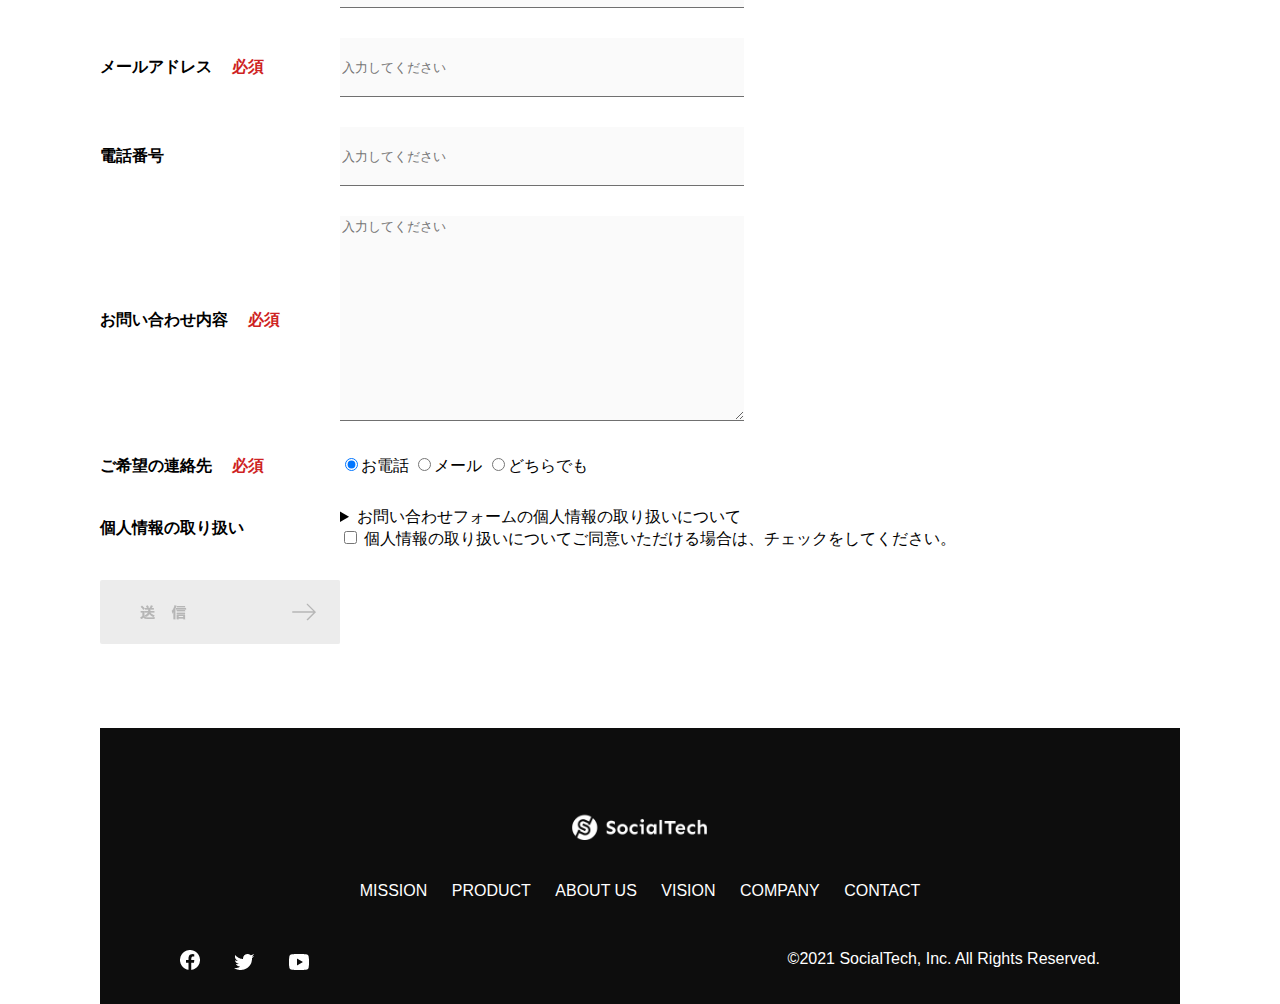
<file: kadai_tutorial_output/socialtech/index.html>
<!DOCTYPE html>
<html>
<head>
  <title>SocialTech</title>
  <meta charset="UTF-8">
  <meta name="description" content="SocialTechはEdTech業界のリーディングカンパニーを目指します。">
  <meta name="viewport" content="width=device-width, initial-scale=1.0">
  <link rel="stylesheet" href="style.css">
</head>
<body>
  <!-- ヘッダー -->
  <header>
    <!-- ロゴ -->
    <a href="index.html" id="logo"><img src="images/logo.png" alt="トップページに戻る"></a>

    <!-- PC用ナビゲーション -->
    <nav id="nav-pc">
      <a href="mission.html">MISSION</a>
      <a href="product.html">PRODUCT</a>
      <a href="index.html#aboutus">ABOUT US</a>
      <a href="index.html#vision">VISION</a>
      <a href="index.html#company">COMPANY</a>
      <a href="index.html#contact">CONTACT</a>
    </nav>
    <!-- スマホ用メニューボタン -->
    <img src="images/button-menu.png" alt="ナビゲーションを開く" id="menu-sp" onclick="document.getElementById('nav-sp').style.display = 'block'">

    <!-- スマホ用ナビゲーション -->
    <nav id="nav-sp">
      <img src="images/button-close.png" alt="ナビゲーションを閉じる" id="close" onclick="document.getElementById('nav-sp').style.display = 'none'">
      <a href="index.html" id="logo-sp" onclick="document.getElementById('nav-sp').style.display = 'none'"><img src="images/logo-sp.png" alt="トップページに戻る"></a>
      <a href="mission.html" class="menu" onclick="document.getElementById('nav-sp').style.display = 'none'">MISSION</a>
      <a href="product.html" class="menu" onclick="document.getElementById('nav-sp').style.display = 'none'">PRODUCT</a>
      <a href="index.html#aboutus" class="menu" onclick="document.getElementById('nav-sp').style.display = 'none'">ABOUT US</a>
      <a href="index.html#vision" class="menu" onclick="document.getElementById('nav-sp').style.display = 'none'">VISION</a>
      <a href="index.html#company" class="menu" onclick="document.getElementById('nav-sp').style.display = 'none'">COMPANY</a>
      <a href="index.html#contact" class="menu" onclick="document.getElementById('nav-sp').style.display = 'none'">CONTACT</a>
      <div id="sns">
        <a href="https://www.facebook.com/sejuku2013"><img src="images/button-facebook.png" alt="Facebookのリンク"></a>
        <a href="https://twitter.com/samuraijuku"><img src="images/button-twitter.png" alt="Twitterのリンク"></a>
        <a href="https://www.youtube.com/channel/UCCFOQO5aDK0xXam4cUQXT8g"><img src="images/button-youtube.png" alt="YouTubeのリンク"></a>
      </div>
    </nav>
  </header>
  <main>
    <article>
      <!-- メインビジュアル -->
      <section id="main-visual">
        <div id="main-massage">
          <h1>WORLD PEACE</h1>
          <p>IT教育で世界平和を実現する</p>
        </div>
        <img src="images/index/index-main.png" alt="PCの周りに集まる多国籍の仲間たち">
      </section>
      <!-- ミッション -->
      <section id="mission">
          <h2 class="index-h2">MISSION</h2>
        <div id="mission-flex">
          <div>
            <img src="images/index/index-mission.png" alt="屋外のベンチで写真を撮影する多国籍の仲間たち" id="mission-photo">
            <h3>世界平和の実現</h3>
            <p>
              人類の悲願である世界平和。世界平和を脅かす様々な社旗問題を解決するためには、イノベーションをどんどん起こしていく必要があります。SocialTechは、プログラミング教育を通してイノベーターを輩出することで、世界平和という大きなテーマに挑んでいきます。
            </p>
          </div>
          <div>
            <img src="images/index/s2dgs.png" alt="S2DGs" id="s2dgs">
            <h3>S2DGsの実現</h3>
            <p>
              国連が掲げる「Sustainable Development Goals（持続可能な開発目標）」に含まれる17つのグローバル目標のうち、以下の5つの目標の実現をミッションとしてサービスを展開しています。
            </p>
            <a href="mission.html">
              <img src="images/button-more.png" alt="もっとみる">
            </a>
          </div>
        </div>
      </section>
      <!-- プロダクト -->
      <section id="product">
        <h2 class="index-h2">PRODUCT</h2>
        <div>
          <div id="product-left">
            <div>
              <img src="images/index/index-mantoman.png" alt="PCでコードを書く男性" class="product-photo">
              <div class="product-explain">
                <span>MAN TO MAN</span>
                <h3>プログラミング教育</h3>
                <p>
                  2013年より日本で唯一の専属講師によるマンツーマンのプログラミングレッスンを開始。AI/人工知能やウェブデザインの学習も可能です。
                </p>              
              </div>
            </div> 
            <div>
              <img src="images/index/index-career.png" alt="笑顔で話し合う２人の男性" class="product-photo">
              <div class="product-explain">
                <span>CAREER</span>
                <h3>人材紹介事業</h3>
                <p>
                  エンジニアへの転職に特化した履歴書や職務経歴書のアドバイスや面接対策を行い、豊富な求人の中から最適なキャリア選択を支援します。
                </p>
              </div>
            </div> 
          </div>
          <div id="product-right">
            <div>
              <img src="images/index/index-media.png" alt="スマートフォンを操作する人" class="product-photo">
              <div class="product-explain">
                <span>MEDIA</span>
                <h3>プログラミング学習メディア</h3>
                <p>
                  月間200万人に読まれる日本最大級のプログラミング学習サイト「SocialTech Blog」やYouTubeチャンネルにて学習情報を発信しています。
                </p>                
              </div>              
            </div>
            <div>
              <img src="images/index/index-b2b.png" alt="講演中の男性とそれを聴く人々" class="product-photo">
              <div class="product-explain">
                <span>B2B</span>
                <h3>法人研修事業</h3>
                <p>
                  社員のスキルアップ・資格取得・福利厚生を目的としたプログラミング法人研修。貴社の事業モデルに合わせた研修内容の提案を致します。
                </p>
              </div>
            </div>
          </div>
        </div>  
        <div>
          <a href="product.html" id="product-more">
            <img src="images/button-more.png" alt="もっとみる">
          </a>
        </div>
      </section>
      <!-- ABOUT US -->
      <section id="aboutus">
        <h2 class="index-h2">ABOUT US</h2>
        <h3>3つの組織文化</h3>
        <div>
          <table class="culture-table">
            <tr>
              <td>
                <span class="culture-num">01</span>
              </td>
              <td>
                <span class="culture-en">FLEXIBLE</span>
                <span class="culture-jp">フレキシブル</span>
              </td>
            </tr>
            <tr>
              <td>
                <!-- 空白のセル -->
              </td>
              <td>
                <p class="culture-description">
                  リモートワーク、フルフレックス、副業推奨など1人1人が最大限のパフォーマンスを発揮できる柔軟な働き方を促進しています。
                </p>
              </td>
            </tr>
            <tr>
              <td>
                <span class="culture-num">02</span>
              </td>
              <td>
                <span class="culture-en">TEAL</span>
                <span class="culture-jp">ティール</span>
              </td>
            </tr>
            <tr>
              <td>
                <!-- 空白のセル -->
              </td>
              <td>
                <p class="culture-description">
                  会社全体を1つの生命体として捉え、お互いが深く結びついた一階層型
                  組織として部署・チーム関係なく課題解決をできる組織を目指しています。
                </p>
              </td>
            </tr>
            <tr>
              <td>
                <span class="culture-num">03</span>
              </td>
              <td>
                <span class="culture-en">SELF REALIZATION</span>
                <span class="culture-jp">自己実現</span>
              </td>
            </tr>
            <tr>
              <td>
                <!-- 空白のセル -->
              </td>
              <td>
                <p class="culture-description">
                  クオーター毎に経営・部署・個人ごとにOKRを設定し個人のキャリアと
                  会社の目指す方向の軌道修正を行っております。
                </p>
              </td>
            </tr>
          </table>
          <img src="images/index/index-aboutus1.png" alt="笑顔で話し合う2人の女性" class="culture-img">
        </div>
        <img src="images/index/index-aboutus2.png" alt="笑顔で話し合う３人の男女" class="culture-img2">
      </section>
      <!-- VISION -->
      <section id="vision">
        <h2 class="index-h2">VISION</h2>
        <h3>7つの行動指針</h3>
        <div>
          <div class="vision-box">
            <img src="images/index/vision-01.png" alt="01">
            <span>
              <h4>CUSTOMER IS BOSS</h4>
              <h5>あなたのボスは顧客である</h5>
              <p>私たちは常にお客様志向で行動し、お客様を喜ばせ、期待値を超えた感動を提供することを大切にします。</p>
            </span>
          </div>
          <div class="vision-box">
            <img src="images/index/vision-02.png" alt="02">
            <span>
              <h4>MOVE FAST</h4>
              <h5>速さは価値</h5>
              <p>素早く試し、素早く実行することで新しい気付きや発見を見つけていきます。</p>
            </span>
          </div>
          <div class="vision-box">
            <img src="images/index/vision-03.png" alt="03">
            <span>
              <h4>IMPACT DRIVEN</h4>
              <h5>作業するのは仕事ではない</h5>
              <p>問題から考え、成果とは何かを考え続け、インパクトのある成果を生むために仕事をしていきます。</p>
            </span>
          </div>
          <div class="vision-box">
            <img src="images/index/vision-04.png" alt="04">
            <span>
              <h4>SAVE TIME, SAVE MONEY</h4>
              <h5>浪費は命取りになる</h5>
              <p>少ないコストでできる方法を考えます。お金だけでなく、人の時間をいただいている自覚を持ち、あらゆるリソースを有意義に活用します。</p>
            </span>
          </div>
          <div class="vision-box">
            <img src="images/index/vision-05.png" alt="05">
            <span>
              <h4>BE GENTLE</h4>
              <h5>「優しくない」をなくす</h5>
              <p>社会をすこしずつ優しくしていきます。自分、家族、同僚、顧客、他人、全ての人に優しくいることを心がけます。</p>
            </span>
          </div>
          <div class="vision-box">
            <img src="images/index/vision-06.png" alt="06">
            <span>
              <h4>ABC</h4>
              <h5>当たり前のことをバカにせずにちゃんとやる</h5>
              <p>礼儀、健康、嘘をつかない。当たり前の事が出来ているかを常に自問し、当たり前の基準を高く持って行動します。</p>
            </span>
          </div>
          <div class="vision-box">
            <img src="images/index/vision-07.png" alt="07">
            <span>
              <h4>ZTI</h4>
              <h5>絶対的当事者意識</h5>
              <p>役職や役割に応じた相対的な当事者意識ではなく、自身の身で起こることすべてに対する絶対的な当事者意識を持ちます。</p>
            </span>
          </div>
        </div>
      </section>
      <!-- COMPANY -->
      <section id="company">
        <h2 class="index-h2">COMPANY</h2>
        <h3>会社概要</h3>
        <table id="company-table">
          <tr>
            <th class="tableheader-first">会社名</th>
            <td class="cell-first">株式会社SocialTech</td>
          </tr>
          <tr>
            <th class="tableheader">所在地</th>
            <td class="cell">〒150-0043 東京都渋谷区道玄坂2丁目11-1 Gスクエア渋谷道玄坂4F<br>JR山手線「渋谷駅」より徒歩3分</td>
          </tr>
          <tr>
            <th class="tableheader">代表者</th>
            <td class="cell">代表取締役 田中 太郎</td>
          </tr>
          <tr>
            <th class="tableheader">設立</th>
            <td class="cell">2015年3月19日</td>
          </tr>
        </table>
        <iframe
          src="https://www.google.com/maps/embed?pb=!1m18!1m12!1m3!1d3241.775954793877!2d139.69361577527346!3d35.65789123125662!2m3!1f0!2f0!3f0!3m2!1i1024!2i768!4f13.1!3m3!1m2!1s0x60188b55ffeee63f%3A0x73330361de4fb84f!2z44CSMTUwLTAwNDMg5p2x5Lqs6YO95riL6LC35Yy66YGT546E5Z2C77yS5LiB55uu77yR77yR4oiSMSBHIDRm!5e0!3m2!1sja!2sjp!4v1700831597131!5m2!1sja!2sjp"
          style="border:0;" allowfullscreen="" loading="lazy" referrerpolicy="no-referrer-when-downgrade"></iframe>
      </section>
      <!-- お問い合わせフォーム -->
      <section id="contact">
        <h2 class="index-h2">CONTACT</h2>
        <h3>お問い合わせ</h3>
        <!-- STATIC FORMSのフォームタグ -->
            <form action="https://api.staticforms.xyz/submit" method="post">
            <input type="text" name="honeypot" style="display:none">
            <!-- STATIC FORMSのアクセスキー -->
            <input type="hidden" name="accessKey" value="a9672e39-1336-40f4-8ef8-9fee1e104699">
            <!-- メールのタイトル -->
            <input type="hidden" name="subject" value="お問い合わせフォーム" />
            <!-- 送信先のメールアドレスをvalueに設定する -->
            <input type="hidden" name="replyTo" value="mooort1023@gmail.com">
            <!-- redirecToのURLは公開後のURLへリンクする -->
            <input type="hidden" name="redirectTo" value="">
          <div>
            <div class="contact-heading">
              <label class="contact-label">お名前<span class="contact-span">必須</span></label>
            </div>
            <div>
              <input type="text" name="name" placeholder="入力してください" class="contact-textbox">
            </div>
          </div>
          <div>
            <div class="contact-heading">
              <label class="contact-label">フリガナ<span class="contact-span">必須</span></label>
            </div>
            <div>
              <input type="text" name="hurigana" placeholder="入力してください" class="contact-textbox">
            </div>
          </div>
          <div>
            <div class="contact-heading">
              <label class="contact-label">メールアドレス<span class="contact-span">必須</span></label>
            </div>
            <div>
              <input type="text" name="email" placeholder="入力してください" class="contact-textbox">
            </div>
          </div>
          <div>
            <div class="contact-heading">
              <label class="contact-label">電話番号</label>
            </div>
            <div>
              <input type="text" name="tel" placeholder="入力してください" class="contact-textbox">
            </div>
          </div>
          <div>
            <div class="contact-heading">
              <label class="contact-label">お問い合わせ内容<span class="contact-span">必須</span></label>
            </div>
            <div>
              <textarea name="message" class="contact-textarea" placeholder="入力してください"></textarea>
            </div>
          </div>
          <div>
            <div class="contact-heading">
              <label class="contact-label">ご希望の連絡先<span class="contact-span">必須</span></label>
            </div>
            <div>
              <input type="radio" class="radiobutton" value="tel" name="contact" checked><label>お電話</label>
              <input type="radio" class="radiobutton" value="mail" name="contact"><label>メール</label>
              <input type="radio" class="radiobutton" value="both" name="contact"><label>どちらでも</label>
            </div>
          </div>
          <div>
            <div class="contact-heading">
              <label class="contact-label">個人情報の取り扱い</label>
            </div>
            <div>
              <details>
                <summary>お問い合わせフォームの個人情報の取り扱いについて</summary>
                <div>
                  <span>１．組織の名称又は氏名</span><br>
                  株式会社SocialTech<br><br>
                  <span>２．個人情報保護管理者（若しくはその代理人）の氏名又は職名、所属及び連絡先
                    鈴木 一郎 コーポレート部</span><br>
                  メールアドレス：support@socialtech.net<br>
                  TEL：03-xxxx-xxxx <br>
                  <span>３．個人情報の利用目的</span><br>
                  ・本サービス及び本サービスに関連する情報の提供又はそれらに関する連絡のため<br>
                  ・ユーザーの本人確認のため<br>
                  ・当社サービスのご案内のため<br>
                  ・当社の商品等の広告または宣伝（電子メールによるものを含むものとします。）<br><br>
                  <span>４．個人情報の取り扱い業務の委託</span><br>
                  個人情報の取扱業務の全部または一部を外部に業務委託する場合があります。<br>
                  その際、弊社は、個人情報を適切に保護できる管理体制を敷き実行していることを条件として<br>
                  委託先を厳選したうえで、機密保持契約を委託先と締結し、お客様の個人情報を厳密に管理させます。<br><br>
                  <span>５．個人情報の開示等の請求</span><br>
                  お客様は、弊社に対してご自身の個人情報の開示等（利用目的の通知、開示、内容の訂正・追加・削除、利用の停止または消去、第三者への提供の停止）に関して、当社問合わせ窓口に申し出ることができます。<br>
                  その際、弊社はお客様ご本人を確認させていただいたうえで、合理的な期間内に対応いたします。<br><br>
                  なお、個人情報に関する弊社問合わせ先は、次の通りです。<br><br>
                  株式会社SocialTech　個人情報問合せ窓口<br>
                  〒150-0043　東京都渋谷区道玄坂2丁目11-1 Ｇスクエア渋谷道玄坂 4F<br>
                  メールアドレス：support@socialtech.net　TEL：03-xxxx-xxxx<br><br>
                  <span>６．個人情報を提供されることの任意性について</span><br><br>
                  お客様がご自身の個人情報を弊社に提供されるか否かは、お客様のご判断によりますが、もしご提供されない場合には、適切なサービスが提供できない場合がありますので予めご了承ください。
                </div>
              </details>
              <input type="checkbox" name="agree">
              <span>個人情報の取り扱いについてご同意いただける場合は、チェックをしてください。</span>
            </div>
          </div>
          <input type="image" src="images/button-submit.png" alt="送信する">
        </form>
      </section>
    </article>
    <footer>
      <div id="footer-logo">
        <img src="images/logo-sp.png" alt="SocialTech">
      </div>
      <div id="footer-link">
        <a href="mission.html">MISSION</a>
        <a href="product.html">PRODUCT</a>
        <a href="index.html#aboutus">ABOUT US</a>
        <a href="index.html#vision">VISION</a>
        <a href="index.html#company">COMPANY</a>
        <a href="index.html#contact">CONTACT</a>
      </div>
      <div id="sns-footer">
        <a href="https://www.facebook.com/sejuku2013"><img src="images/button-facebook.png" alt="Facebookのリンク"></a>
        <a href="https://twitter.com/samuraijuku"><img src="images/button-twitter.png" alt="Twitterのリンク"></a>
        <a href="https://www.youtube.com/channel/UCCFOQO5aDK0xXam4cUQXT8g"><img src="images/button-youtube.png" alt="YouTubeのリンク"></a>
        <span id="copyright">&copy;2021 SocialTech, Inc. All Rights Reserved.</span>
      </div>
    </footer>
  </main>
</body>
</html>
</file>
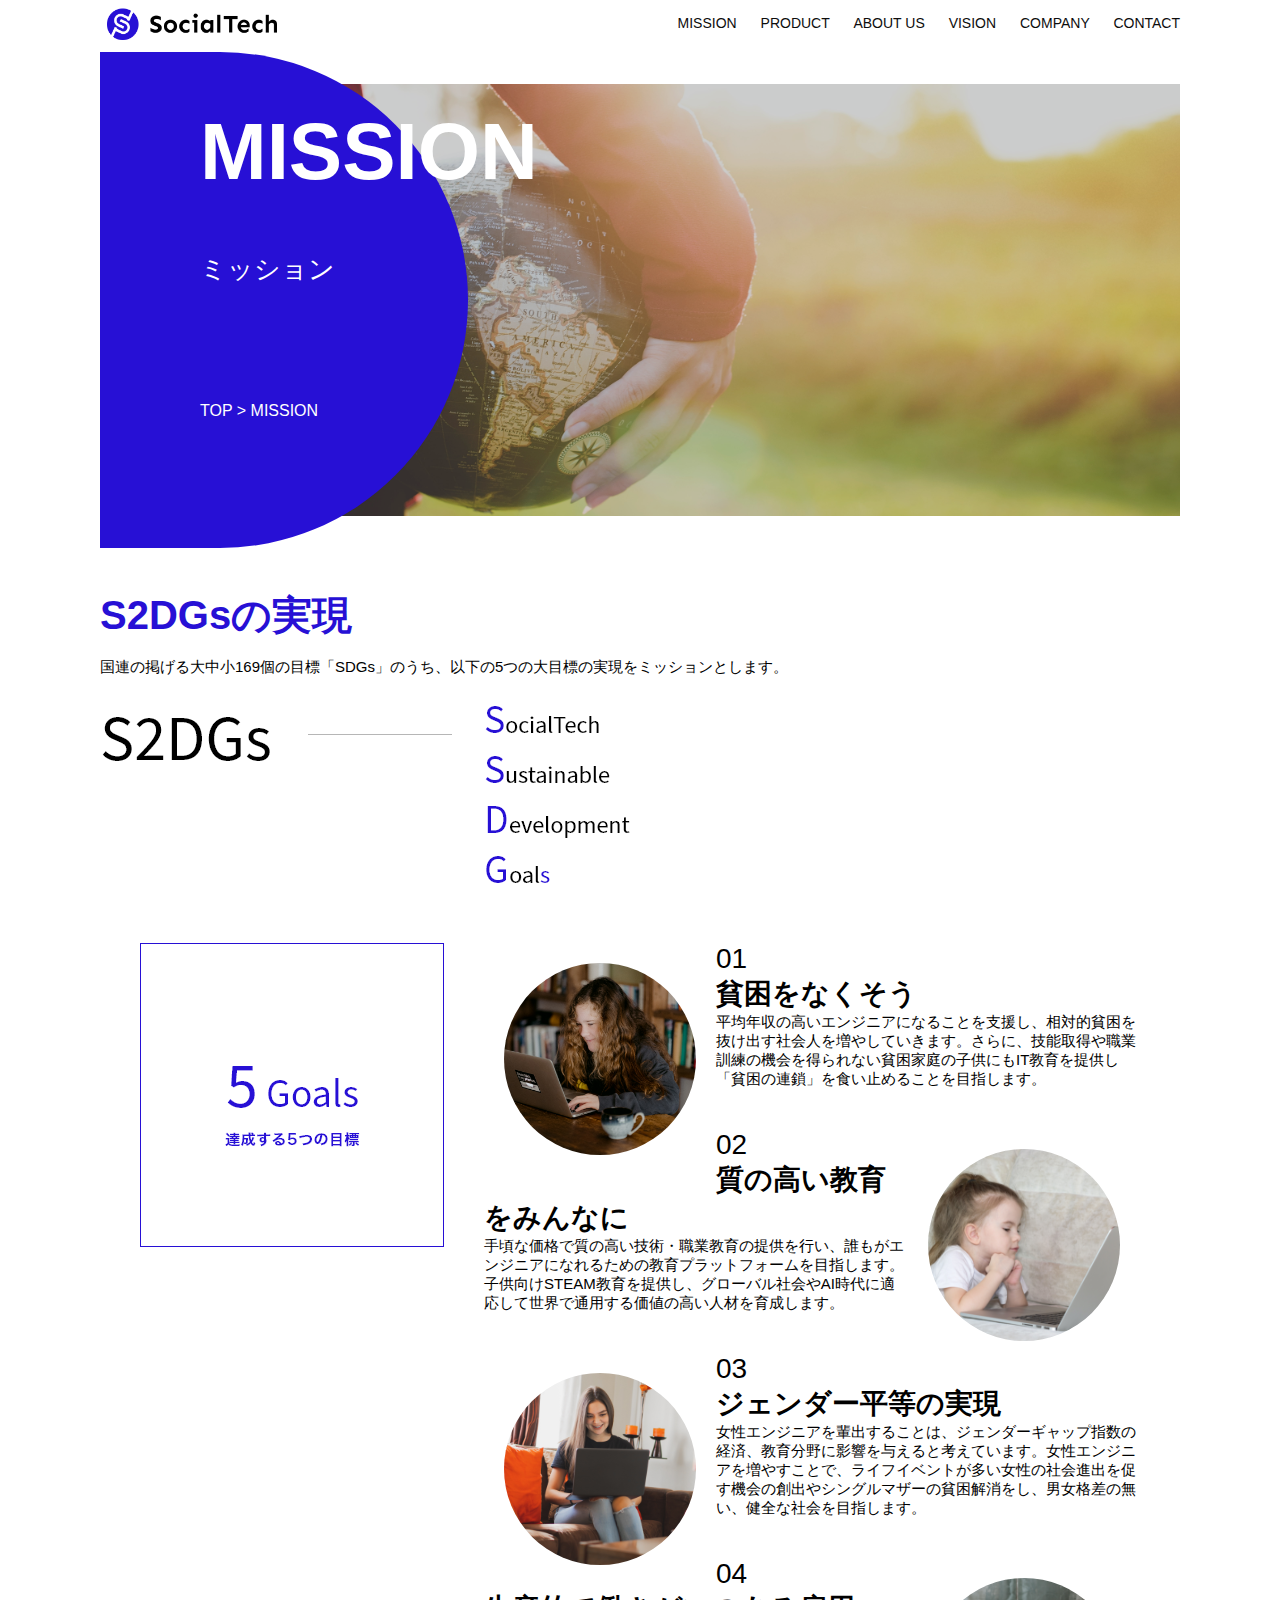
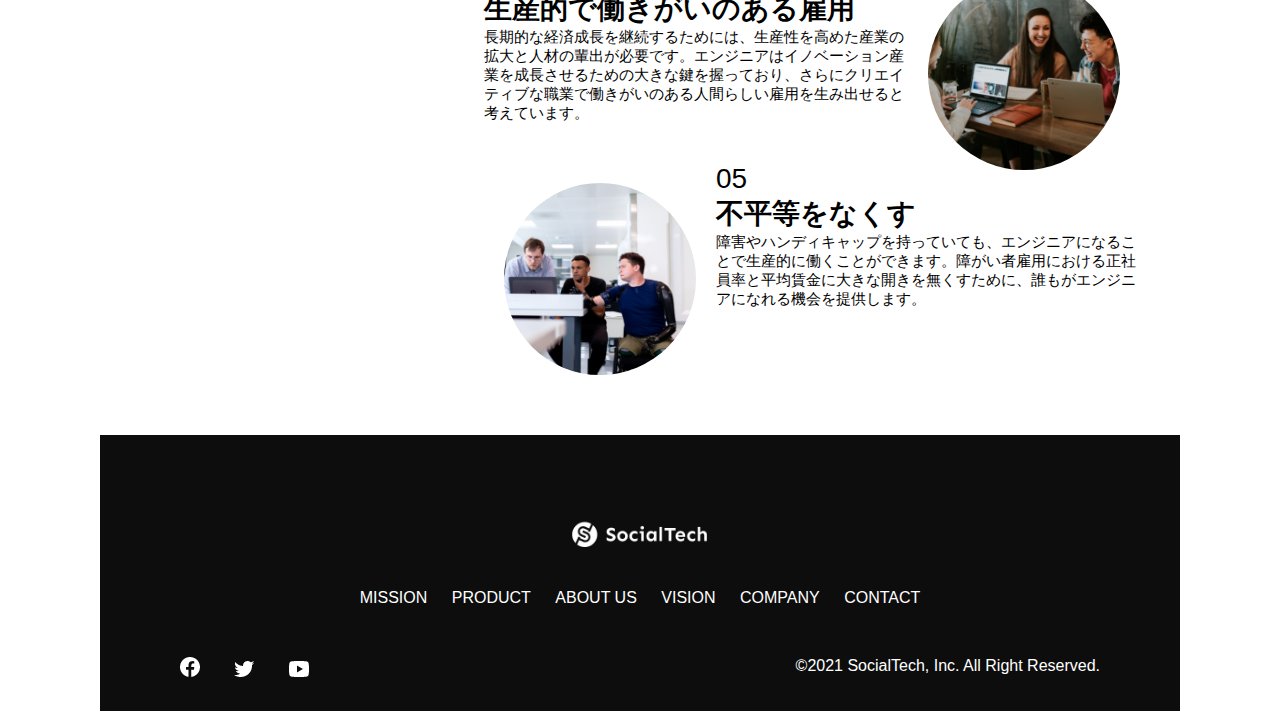
<file: kadai_tutorial_output/socialtech/mission.html>
<!DOCTYPE html>
<html>
<head>
  <title>SocialTech - MISSION ミッション -</title>
  <meta charset="UTF-8">
  <meta charset="description" content="SocialTechが目指す5つの目標（S2DGs）を紹介します">
  <meta name="viewport" content="width=device-width, initial-scale=1.0">
  <link rel="stylesheet" href="style.css">
</head>

<body>
  <!-- ヘッダー -->
  <header>
    <!-- ロゴ -->
    <a href="index.html" id="logo"><img src="images/logo.png" alt="トップページに戻る"></a>

    <!-- PC用ナビゲーション -->
    <nav id="nav-pc">
      <a href="mission.html">MISSION</a>
      <a href="product.html">PRODUCT</a>
      <a href="index.html#aboutus">ABOUT US</a>
      <a href="index.html#vision">VISION</a>
      <a href="index.html#company">COMPANY</a>
      <a href="index.html#contact">CONTACT</a>
    </nav>

    <!-- スマホ用メニューボタン -->
    <img src="images/button-menu.png" alt="ナビゲーションを開く" id="menu-sp" onclick="document.getElementById('nav-sp').style.display = 'block'">

    <!-- スマホ用ナビゲーション -->
    <nav id="nav-sp">
      <img src="images/button-close.png" alt="ナビゲーションを閉じる" id="close" onclick="document.getElementById('nav-sp').style.display = 'none'">
      <a href="index.html" id="logo-sp" onclick="document.getElementById('nav-sp').style.display = 'none'"><img src="images/logo-sp.png" alt="トップページに戻る"></a>
      <a href="mission.html" class="menu" onclick="document.getElementById('nav-sp').style.display = 'none'">MISSION</a>
      <a href="product.html" class="menu" onclick="document.getElementById('nav-sp').style.display = 'none'">PRODUCT</a>
      <a href="index.html#aboutus" class="menu" onclick="document.getElementById('nav-sp').style.display = 'none'">ABOUT US</a>
      <a href="index.html#vision" class="menu" onclick="document.getElementById('nav-sp').style.display = 'none'">VISION</a>
      <a href="index.html#company" class="menu" onclick="document.getElementById('nav-sp').style.display = 'none'">COMPANY</a>
      <a href="index.html#contact" class="menu" onclick="document.getElementById('nav-sp').style.display = 'none'">CONTACT</a>
      <div id="sns">
        <a href="https://www.facebook.com/sejuku2013"><img src="images/button-facebook.png" alt="Facebookのリンク"></a>
        <a href="https://twitter.com/samuraijuku"><img src="images/button-twitter.png" alt="Twitterのリンク"></a>
        <a href="https://www.youtube.com/channel/UCCFOQO5aDK0xXam4cUQXT8g"><img src="images/button-youtube.png" alt="YouTubeのリンク"></a>     
      </div>
    </nav>
  </header>
  <main>
    <article>
      <section id="mission-main">
        <div id="mission-title">
          <h1>MISSION</h1>
          <span>ミッション</span>
          <div>TOP > MISSION</div>
        </div>
      </section>
      <section id="mission-s2dgs">
        <h2 class="mission-h2">S2DGsの実現</h2>
        <p>国連の掲げる大中小169個の目標「SDGs」のうち、以下の5つの大目標の実現をミッションとします。</p>
        <img src="images/mission/mission-s2dgs.png" alt="S2DGs">
      </section>
      <section id="mission-5goals">
        <div>
          <img src="images/mission/mission-5goals.png" alt="5Goals" id="s2dgs-image">
        </div>
        <div>
          <div>
            <img src="images/mission/mission-5goals01.png" alt="PCを操作する女の子" class="fivegoals-image-left">
            <span class="fivegoals-number">01</span>
            <h3 class="fivegoals-h3">貧困をなくそう</h3>
            <p class="fivegoals-p">
              平均年収の高いエンジニアになることを支援し、相対的貧困を抜け出す社会人を増やしていきます。さらに、技能取得や職業訓練の機会を得られない貧困家庭の子供にもIT教育を提供し「貧困の連鎖」を食い止めることを目指します。 
            </p>
          </div>

          <div>
            <img src="images/mission/mission-5goals02.png" alt="PCを見つめる小さい女の子" class="fivegoals-image-right">
            <span class="fivegoals-number">02</span>
            <h3 class="fivegoals-h3">質の高い教育をみんなに</h3>
            <p class="fivegoals-p">
              手頃な価格で質の高い技術・職業教育の提供を行い、誰もがエンジニアになれるための教育プラットフォームを目指します。子供向けSTEAM教育を提供し、グローバル社会やAI時代に適応して世界で通用する価値の高い人材を育成します。 
            </p>
          </div>

          <div>
            <img src="images/mission/mission-5goals03.png" alt="PCを操作する女性" class="fivegoals-image-left">
            <span class="fivegoals-number">03</span>
            <h3 class="fivegoals-h3">ジェンダー平等の実現</h3>
            <p class="fivegoals-p">
              女性エンジニアを輩出することは、ジェンダーギャップ指数の経済、教育分野に影響を与えると考えています。女性エンジニアを増やすことで、ライフイベントが多い女性の社会進出を促す機会の創出やシングルマザーの貧困解消をし、男女格差の無い、健全な社会を目指します。
            </p>
          </div>

          <div>
            <img src="images/mission/mission-5goals04.png" alt="笑顔で話し合う3人の男女" class="fivegoals-image-right">
            <span class="fivegoals-number">04</span>
            <h3 class="fivegoals-h3">生産的で働きがいのある雇用</h3>
            <p class="fivegoals-p">
              長期的な経済成長を継続するためには、生産性を高めた産業の拡大と人材の輩出が必要です。エンジニアはイノベーション産業を成長させるための大きな鍵を握っており、さらにクリエイティブな職業で働きがいのある人間らしい雇用を生み出せると考えています。
            </p>
          </div>

          <div>
            <img src="images/mission/mission-5goals05.png" alt="障害を持つ男性が生き生きと働く様子" class="fivegoals-image-left">
            <span class="fivegoals-number">05</span>
            <h3 class="fivegoals-h3">不平等をなくす</h3>
            <p class="fivegoals-p">
              障害やハンディキャップを持っていても、エンジニアになることで生産的に働くことができます。障がい者雇用における正社員率と平均賃金に大きな開きを無くすために、誰もがエンジニアになれる機会を提供します。
            </p>
          </div>
        </div>
      </section>
    </article>
    <footer>
      <div id="footer-logo">
        <img src="images/logo-sp.png" alt="SocialTeck">
      </div>
      <div id="footer-link">
        <a href="mission.html">MISSION</a>
        <a href="product.html">PRODUCT</a>
        <a href="index.html#aboutus">ABOUT US</a>
        <a href="index.html#vision">VISION</a>
        <a href="index.html#sompany">COMPANY</a>
        <a href="index.html#contact">CONTACT</a>
      </div>
      <div id="sns-footer">
        <a href="https://www.facebook.com/sejuku2013"><img src="images/button-facebook.png" alt="Faceookのリンク"></a>
        <a href="https://twitter.com/samuraijuku"><img src="images/button-twitter.png" alt="Twitterのリンク"></a>
        <a href="https://www.youtube.com/channel/UCCFOQO5aDK0xXam4cUQXT8g"><img src="images/button-youtube.png" alt="YouTubeのリンク"></a>
        <span id="copyright">&copy;2021 SocialTech, Inc. All Right Reserved.</span>
      </div>
    </footer>
  </main>
</body>
</html>
</file>
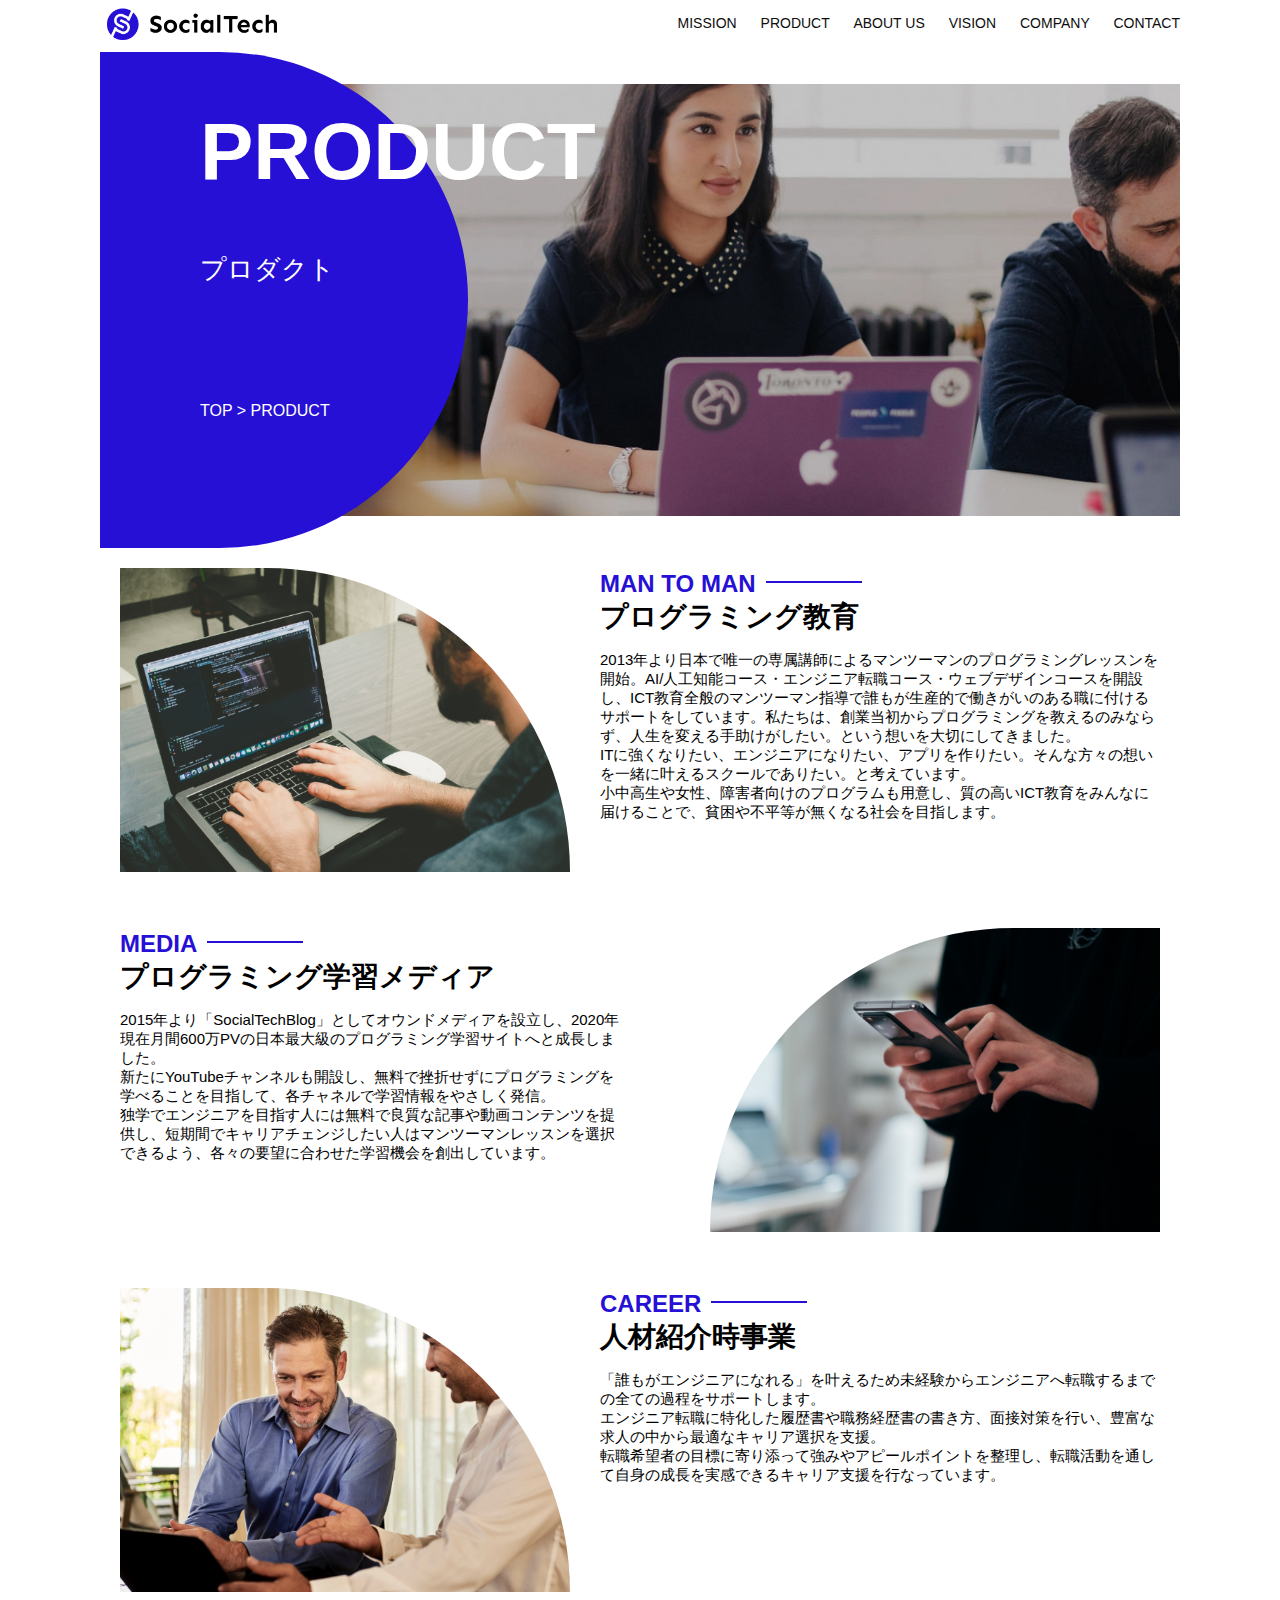
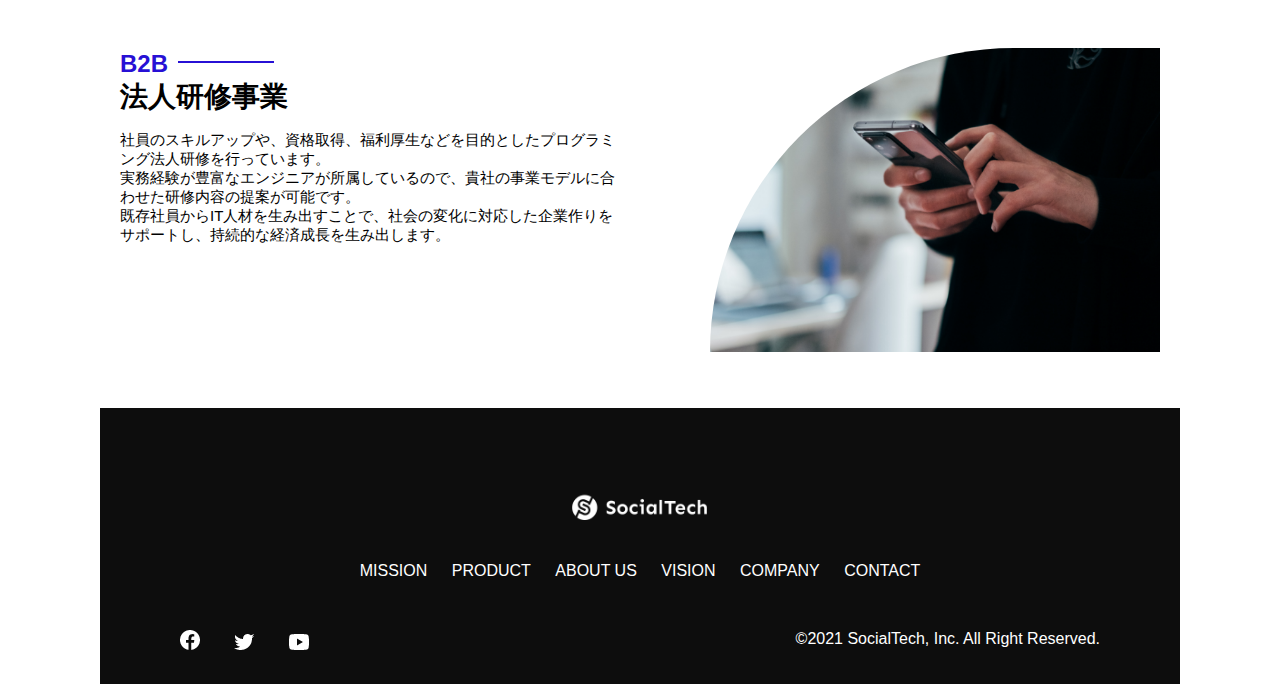
<file: kadai_tutorial_output/socialtech/product.html>
<!DOCTYPE html>
<html>
<head>
  <title>SocialTech - PRODUCT プロダクト -</title>
  <meta charset="UTF-8">
  <meta charset="description" content="SocialTechの4つのプロダクトを紹介します">
  <meta name="viewport" content="width=device-width, initial-scale=1.0">
  <link rel="stylesheet" href="style.css">
</head>

<body>
  <!-- ヘッダー -->
  <header>
    <!-- ロゴ -->
    <a href="index.html" id="logo"><img src="images/logo.png" alt="トップページに戻る"></a>

    <!-- PC用ナビゲーション -->
    <nav id="nav-pc">
      <a href="mission.html">MISSION</a>
      <a href="product.html">PRODUCT</a>
      <a href="index.html#aboutus">ABOUT US</a>
      <a href="index.html#vision">VISION</a>
      <a href="index.html#company">COMPANY</a>
      <a href="index.html#contact">CONTACT</a>
    </nav>

    <!-- スマホ用メニューボタン -->
    <img src="images/button-menu.png" alt="ナビゲーションを開く" id="menu-sp" onclick="document.getElementById('nav-sp').style.display = 'block'">

    <!-- スマホ用ナビゲーション -->
    <nav id="nav-sp">
      <img src="images/button-close.png" alt="ナビゲーションを閉じる" id="close" onclick="document.getElementById('nav-sp').style.display = 'none'">
      <a href="index.html" id="logo-sp" onclick="document.getElementById('nav-sp').style.display = 'none'"><img src="images/logo-sp.png" alt="トップページに戻る"></a>
      <a href="mission.html" class="menu" onclick="document.getElementById('nav-sp').style.display = 'none'">MISSION</a>
      <a href="product.html" class="menu" onclick="document.getElementById('nav-sp').style.display = 'none'">PRODUCT</a>
      <a href="index.html#aboutus" class="menu" onclick="document.getElementById('nav-sp').style.display = 'none'">ABOUT US</a>
      <a href="index.html#vision" class="menu" onclick="document.getElementById('nav-sp').style.display = 'none'">VISION</a>
      <a href="index.html#company" class="menu" onclick="document.getElementById('nav-sp').style.display = 'none'">COMPANY</a>
      <a href="index.html#contact" class="menu" onclick="document.getElementById('nav-sp').style.display = 'none'">CONTACT</a>
      <div id="sns">
        <a href="https://www.facebook.com/sejuku2013"><img src="images/button-facebook.png" alt="Facebookのリンク"></a>
        <a href="https://twitter.com/samuraijuku"><img src="images/button-twitter.png" alt="Twitterのリンク"></a>
        <a href="https://www.youtube.com/channel/UCCFOQO5aDK0xXam4cUQXT8g"><img src="images/button-youtube.png" alt="YouTubeのリンク"></a>     
      </div>
    </nav>
  </header>
  <main>
    <article>
      <section id="product-main">
        <div id="product-title">
          <h1>PRODUCT</h1>
          <span>プロダクト</span>
          <div>TOP > PRODUCT</div>
        </div>
      </section>
      <section class="product-section1">
        <img src="images/product/product-mantoman.png" alt="PCでコードを書く男性">
        <div>
          <h2 class="product-h2">MAN TO MAN</h2>
          <h3 class="product-h3">プログラミング教育</h3>
          <p>
            2013年より日本で唯一の専属講師によるマンツーマンのプログラミングレッスンを開始。AI/人工知能コース・エンジニア転職コース・ウェブデザインコースを開設し、ICT教育全般のマンツーマン指導で誰もが生産的で働きがいのある職に付けるサポートをしています。私たちは、創業当初からプログラミングを教えるのみならず、人生を変える手助けがしたい。という想いを大切にしてきました。<br>
            ITに強くなりたい、エンジニアになりたい、アプリを作りたい。そんな方々の想いを一緒に叶えるスクールでありたい。と考えています。<br>
            小中高生や女性、障害者向けのプログラムも用意し、質の高いICT教育をみんなに届けることで、貧困や不平等が無くなる社会を目指します。
          </p>
        </div>
      </section>
      <section class="product-section2">
        <div>
          <h2 class="product-h2">MEDIA</h2>
          <h3 class="product-h3">プログラミング学習メディア</h3>
          <p>
            2015年より「SocialTechBlog」としてオウンドメディアを設立し、2020年現在月間600万PVの日本最大級のプログラミング学習サイトへと成長しました。<br>
            新たにYouTubeチャンネルも開設し、無料で挫折せずにプログラミングを学べることを目指して、各チャネルで学習情報をやさしく発信。<br>
            独学でエンジニアを目指す人には無料で良質な記事や動画コンテンツを提供し、短期間でキャリアチェンジしたい人はマンツーマンレッスンを選択できるよう、各々の要望に合わせた学習機会を創出しています。
          </p>
        </div>
        <img src="images/product/product-media.png" alt="スマートフォンを操作する人">
      </section>
      <section class="product-section1">
        <img src="images/product/product-career.png" alt="笑顔で話し合う2人の男性">
        <div>
          <h2 class="product-h2">CAREER</h2>
          <h3 class="product-h3">人材紹介時事業</h3>
          <p>
            「誰もがエンジニアになれる」を叶えるため未経験からエンジニアへ転職するまでの全ての過程をサポートします。<br>
            エンジニア転職に特化した履歴書や職務経歴書の書き方、面接対策を行い、豊富な求人の中から最適なキャリア選択を支援。<br>
            転職希望者の目標に寄り添って強みやアピールポイントを整理し、転職活動を通して自身の成長を実感できるキャリア支援を行なっています。
          </p>
        </div>
      </section>
      <section class="product-section2">
        <div>
          <h2 class="product-h2">B2B</h2>
          <h3 class="product-h3">法人研修事業</h3>
          <p>
            社員のスキルアップや、資格取得、福利厚生などを目的としたプログラミング法人研修を行っています。<br>
            実務経験が豊富なエンジニアが所属しているので、貴社の事業モデルに合わせた研修内容の提案が可能です。<br>
            既存社員からIT人材を生み出すことで、社会の変化に対応した企業作りをサポートし、持続的な経済成長を生み出します。
          </p>
        </div>
        <img src="images/product/product-media.png" alt="スマートフォンを操作する人">
      </section>
    </article>
    <footer>
      <div id="footer-logo">
        <img src="images/logo-sp.png" alt="SocialTeck">
      </div>
      <div id="footer-link">
        <a href="mission.html">MISSION</a>
        <a href="product.html">PRODUCT</a>
        <a href="index.html#aboutus">ABOUT US</a>
        <a href="index.html#vision">VISION</a>
        <a href="index.html#sompany">COMPANY</a>
        <a href="index.html#contact">CONTACT</a>
      </div>
      <div id="sns-footer">
        <a href="https://www.facebook.com/sejuku2013"><img src="images/button-facebook.png" alt="Faceookのリンク"></a>
        <a href="https://twitter.com/samuraijuku"><img src="images/button-twitter.png" alt="Twitterのリンク"></a>
        <a href="https://www.youtube.com/channel/UCCFOQO5aDK0xXam4cUQXT8g"><img src="images/button-youtube.png" alt="YouTubeのリンク"></a>
        <span id="copyright">&copy;2021 SocialTech, Inc. All Right Reserved.</span>
      </div>
    </footer>
  </main>
</body>

</html>
</file>
<file: kadai_012/kadai_012/style.css>
/* PC、スマホ共通スタイル */
body {
  font-family: "Source Sans Pro", "Hiragino Kaku Gothic ProN", Meiryo, Arial,
    sans-serif;
}

p {
  font-size: 15px;
}

/*================
PC用のスタイル 
=================*/
/* 横幅設定 */
body {
  max-width: 1080px;
  min-width: 960px;
  margin: 0 auto 0 auto;
}

/* ヘッダー */
header {
  display: flex;
  justify-content: space-between;
}

/* ナビゲーションのレイアウト */
#nav-pc {
  text-align: right;
  font-size: 14px;
  padding-top: 15px;
}

/* ナビゲーションのリンクの装飾設定 */
#nav-pc>a {
  text-decoration: none;
  margin-left: 20px;
}

#nav-pc>a:link {
  color: #0d0d0d;
}

#nav-pc>a:visited {
  color: #0d0d0d;
}

#nav-pc>a:hover {
  color: #0d0d0d;
  text-decoration: underline;
}

#nav-pc>a:active {
  color: #0d0d0d;
}

/* メインビジュアル*/
#main-visual {
  position: relative;
  height: 400px;
}

#main-message {
  position: absolute;
  top: 0;
  left: 0;
  background-color: #2710d5;
  color: #ffffff;
  border-radius: 0 0 476px 0;
  max-width: 620px;
  height: 100%;
  width: 100%;
  z-index: 11;
}

#main-message>h1 {
  font-size: 60px;
  font-weight: bold;
  margin: 100px 0 0 50px;
}

#main-message>p {
  font-size: 28px;
  margin: 0 0 0 50px;
}

#main-visual>img {
  max-width: 620px;
  border-radius: 476px 0 0 0;
  position: absolute;
  top: 0;
  right: 0;
  z-index: 10;
}

/* 見出し */
h2 {
  margin: 40px 0 0 0;
}

h2::after {
  content: url("images/line.png");
  margin-left: 10px;
}

h3 {
  font-size: 27px;
}

/* ミッション */
#mission {
  margin: 80px auto 80px auto;
  width: 100%;
}

#mission-flex {
  width: 100%;
  display: flex;
}

#mission-flex>div {
  width: 50%;
  margin: 20px;
}

#mission-photo {
  width: 100%;
}

#s2dgs {
  margin-top: 50px;
}

/* プロダクト */
#product {
  background-color: #fafafa;
  width: 100%;
  margin: 80px 0 80px 0;
  padding: 10px 40px 0px 40px;
}

/* 外枠 */
#product>div {
  margin-top: 40px;
  display: flex;
}

/* 左のカラム */
#product-left {
  width: 50%;
  margin-right: 20px;
}

/* 右のカラム */
#product-right {
  width: 50%;
  margin-left: 20px;
  margin-top: 80px;
}

/* 画像＋説明の枠 */
#product-left>div {
  position: relative;
  height: 480px;
  margin-right: 20px;
}

#product-right>div {
  position: relative;
  height: 480px;
  margin-left: 20px;
}

/* 画像 */
.product-photo {
  width: 100%;
}

/* 説明文の枠 */
.product-explain {
  background-color: #ffffff;
  position: absolute;
  left: 0;
  top: 280px;
  margin: 0 40px 0 40px;
  padding: 20px;
  box-shadow: 5px 5px 10px rgba(0, 0, 0, 0.05);
}

/* 説明文の英語 */
.product-explain>span {
  color: #2710d5;
  font-weight: bold;
  font-size: 16px;
  margin: 0;
}

/* 説明文の見出し */
.product-explain>h3 {
  margin: 5px 0 5px 0;
}

/* 説明文 */
.product-explain>p {
  margin: 0;
}

/* 「もっとみる」ボタン */
#product-more {
  margin: 0 auto -42px auto;
}

/* ABOUT US */
#aboutus {
  margin: 80px auto 80px auto;
}

/* 3つの組織文化と画像を入れる枠 */
#aboutus>div {
  display: flex;
}

/* 画像 */
.culture-img {
  width: 100%;
  align-self: flex-start;
}

.culture-img2 {
  margin-top: 50px;
  width: 100%;
}

/* 3つの組織文化の表 */
.culture-table {
  max-width: 500px;
  margin-right: 50px;
}

/* 番号 */
.culture-num {
  font-size: 80px;
  color: #2710d5;
  margin: 0 20px 0 0;
}

/* 組織文化英語 */
.culture-en {
  color: #2710d5;
  font-weight: bold;
  font-size: 24px;
  display: block;
}

/* 組織文化日本語 */
.culture-jp {
  font-size: 28px;
  font-weight: bold;
}

/* 説明文 */
.culture-description {
  margin: 0;
}

/* ビジョン */
#vision {
  margin: 80px auto 80px auto;
}

/* セクション内の外枠 */
#vision>div {
  width: 100%;
  display: flex;
  justify-content: space-between;
  flex-wrap: wrap;
}

/* 7つの行動指針の枠 */
.vision-box {
  width: 300px;
  height: 300px;
  margin-bottom: 30px;
  position: relative;
}

.vision-box>img {
  width: 100%;
  height: auto;
  position: absolute;
  top: 0;
  left: 0;
  z-index: 30;
}

.vision-box>span {
  position: absolute;
  top: 0;
  left: 0;
  z-index: 31;
  margin-right: 20px;
}

.vision-box>span>h4 {
  color: #2710d5;
  font-size: 19px;
  margin: 80px 0 0 0;
}

.vision-box>span>h4::first-letter {
  font-size: 40px;
}

.vision-box>span>h5 {
  font-size: 20px;
  margin: 0 0 0 0;
}

.vision-box>span>p {
  margin: 10px 0 0 0;
}

/* 会社概要 */
#company {
  margin: 80px auto 80px auto;
}

#company-table {
  width: 100%;
}

.tableheader {
  text-align: left;
  padding: 20px;
  border-bottom-color: #2710d5;
  border-bottom-width: 1px;
  border-bottom-style: solid;
  width: 100px;
}

.tableheader-first {
  text-align: left;
  padding: 20px;
  border-bottom-color: #2710d5;
  border-bottom-width: 1px;
  border-bottom-style: solid;
  border-top-color: #2710d5;
  border-top-width: 1px;
  border-top-style: solid;
  width: 100px;
}

.cell {
  padding: 30px;
  border-bottom-color: #ececec;
  border-bottom-width: 1px;
  border-bottom-style: solid;
}

.cell-first {
  padding: 30px;
  border-bottom-color: #ececec;
  border-bottom-width: 1px;
  border-bottom-style: solid;
  border-top-color: #ececec;
  border-top-width: 1px;
  border-top-style: solid;
}

#company>iframe {
  width: 100%;
  height: 368px;
  margin-top: 40px;
}

/* お問い合わせ */
#contact {
  margin: 80px auto 80px auto;
}

/* 外枠 */
#contact>form>div {
  display: flex;
  flex-direction: row;
  flex-wrap: wrap;
  padding-bottom: 30px;
}

/* 左列の見出し */
.contact-heading {
  width: 240px;
  align-self: center;
}

/* 見出しのラベル */
.contact-label {
  font-weight: bold;
}

/* 必須 */
.contact-span {
  color: #ce2222;
  margin: 0 0 0 20px;
  font-weight: bold;
}

/* テキストボックス */
.contact-textbox {
  border-top: 0;
  border-left: 0;
  border-right: 0;
  border-bottom-width: 1px;
  border-bottom-color: #707070;
  border-bottom-style: solid;
  background-color: #fafafa;
  width: 400px;
  height: 56px;
}

/* お問い合わせ内容のテキストエリア */
.contact-textarea {
  border-top: 0;
  border-left: 0;
  border-right: 0;
  border-bottom-width: 1px;
  border-bottom-color: #707070;
  border-bottom-style: solid;
  background-color: #fafafa;
  width: 400px;
  height: 200px;
}

/* 個人情報の取り扱い */
details {
  width: 700px;
}

details>div {
  background-color: #fafafa;
  padding: 20px;
}

details>div>span {
  font-weight: bold;
}

/* フッター */
footer {
  background-color: #0d0d0d;
  text-align: center;
  padding: 80px 80px 30px 80px;
}

#footer-logo {
  margin-bottom: 30px;
}

#footer-link {
  margin-bottom: 50px;
}
#footer-link > a {
  text-decoration: none;
  margin: 10px;
}
#footer-link > a:link {
  color: #ffffff;
}
#footer-link > a:visited {
  color: #ffffff;
}
#footer-link > a:hover {
  color: #ffffff;
  text-decoration: underline;
}
#footer-link > a:active {
  color: #ffffff;
}

#sns-footer {
  text-align: left;
  width: 100%;
}

#sns-footer > a {
  margin-right: 30px;
}

#copyright {
  color: #ffffff;
  float: right;
}

/* CASES */
#cases {
  margin-top: 40px;
  margin-bottom: 40px;
  width: 100%;
}

ul  {
  display: flex;
  list-style: none;
}

li  {
  width: 33%;
  margin: 20px;
}

.case-card  {
  background-color: #ffffff;
  min-height: 400px;
  box-shadow: 5px 5px 15px rgba(0, 0, 0, 0.2);
}

.case-img {
  width: 100%;
}

.case-info  {
  padding: 10px 20px 10px 20px;
}

.case-name  {
  color: #2710d5;
  font-size: 19px;
}

.case-content {
  font-size: 14px;
}
</file>
<file: kadai_013/kadai_013/style.css>
/* PC、スマホ共通スタイル */
body {
  font-family: "Source Sans Pro", "Hiragino Kaku Gothic ProN", Meiryo, Arial,
    sans-serif;
}

p {
  font-size: 15px;
}

#main-visual>img {
  width: 100%;
}

/*================
PC用のスタイル 
=================*/
@media screen and (min-width: 768px) {
  /* 横幅設定 */
  body {
    max-width: 1080px;
    min-width: 960px;
    margin: 0 auto 0 auto;
  }

  /* ヘッダー */
  header {
    display: flex;
    justify-content: space-between;
  }

  /* ナビゲーションのレイアウト */
  #nav-pc {
    text-align: right;
    font-size: 14px;
    padding-top: 15px;
  }

  /* ナビゲーションのリンクの装飾設定 */
  #nav-pc>a {
    text-decoration: none;
    margin-left: 20px;
  }

  #nav-pc>a:link {
    color: #0d0d0d;
  }

  #nav-pc>a:visited {
    color: #0d0d0d;
  }

  #nav-pc>a:hover {
    color: #0d0d0d;
    text-decoration: underline;
  }

  #nav-pc>a:active {
    color: #0d0d0d;
  }

  #menu-sp  {
    display: none;
  }
  #nav-sp {
    display: none;
  }
}

/* ===============
  スマホ用のスタイル
   ============= */
@media screen and (max-width: 767px) {
  body  {
    min-width: 375px;
    margin: 0;
  }

  /* ナビゲーションを非表示に */
  #nav-pc {
    display: none;
  }

  /* ハンバーガーメニュー */
  #menu-sp  {
    float: right;
    padding: 0;
  }

  /* スマホ用ナビゲーション */
  #nav-sp {
    background-color: #ce933e;
    position: absolute;
    left: 0;
    top: 0;
    height: 100%;
    width: 100%;
    display: none;
    z-index: 100;
  }

  /* ×ボタン */
  #close  {
    position: absolute;
    top: 20px;
    right: 20px;
  }

  /* ナビゲーションメニュー用ロゴ */
  #logo-sp  {
    margin: 80px 0 30px 20px;
  }
  #nav-sp > a {
    display: block;
  }
  #nav-sp > a:link  {
    color: #fff;
  }
  #nav-sp > a:visited {
    color: #fff;
  }
  #nav-sp > a:hover {
    color: #fff;
    text-decoration: underline;
  }
  #nav-sp > a:active  {
    color: #fff;
  }
  #nav-sp > .menu {
    text-decoration: none;
    display: block;
    margin: 0 20px 0 20px;
    height: 44px;
    font-size: 16px;
    background-image: url(images/arrow.png);
    background-repeat: no-repeat;
    background-position: right top;
  }
}
</file>
<file: kadai_tutorial_output/socialtech/style.css>
/* PC、スマホ共通スタイル */
body  {
  font-family: "source Sans Pro", "Hiragino kaku Gothic ProN", Meiryo, Arial, sans-serif;
}

p {
  font-size: 15px;
}

/* ＝＝＝＝＝＝＝＝＝
　PC用のスタイル 
＝＝＝＝＝＝＝＝＝＝*/
@media screen and (min-width: 768px)  {
  /* 横幅設定 */
  body  {
    max-width: 1080px;
    min-width: 960px;
    margin: 0 auto 0 auto;
  }

  /* ヘッダー */
  header  {
    display: flex;
    justify-content: space-between;
  }

  /* ナビゲーションのレイアウト */
  #nav-pc  {
    text-align: right;
    font-size: 14px;
    padding-top: 15px;
  }

  /* ナビゲーションのリンクの装飾設定 */
  #nav-pc > a  {
    text-decoration: none;
    margin-left: 20px;
  }
  #nav-pc > a:link  {
    color: #0d0d0d;
  }
  #nav-pc > a:visited  {
    color: #0d0d0d;
  }
  #nav-pc > a:hover  {
    color: #0d0d0d;
    text-decoration: underline;
  }
  #nav-pc > a:active  {
    color: #0d0d0d;
  }

  /* スマホ用ナビを非表示 */
  #nav-sp , #menu-sp  {
    display: none;
  }

  /* メインビジュアル */
  #main-visual  {
    position: relative;
    height: 400px;
  }

  #main-massage  {
    position: absolute;
    top: 0;
    left: 0;
    background: #2710d5;
    color: #fff;
    border-radius:0 0 476px 0;
    width: 100%;
    height: 100%;
    max-width: 620px;
    z-index: 11;
  }

  #main-massage > h1  {
    font-size: 60px;
    font-weight: bold;
    margin: 100px 0 0 50px;
  }
  #main-massage > p  {
    font-size: 28px;
    margin: 0 0 0 50px;
  }

  #main-visual > img  {
    max-width: 620px;
    border-radius: 476px 0 0 0;
    position: absolute;
    top: 0;
    right: 0;
    z-index: 10;
  }

  /* 見出し */
  h2  {
    margin: 40px 0 0 0;
  }

  h2::after  {
    content: url("images/line.png");
    margin-left: 10px;
  }

  h3  {
    font-size: 27px;
  }

  /* ミッション */
  #mission  {
    margin: 80px auto 80px auto;
    width: 100%;
  }

  #mission-flex {
    width: 100%;
    display: flex;
  }

  #mission-flex > div  {
    width: 50%;
    margin: 20px;
  }

  #mission-photo  {
    width: 100%;
  }

  #s2dgs  {
    margin-top: 50px;
    width: 100%;
  }

  /* プロダクト */
  #product  {
    background: #fafafa;
    margin: 80px 0 80px 0;
    padding: 10px 40px 0px 40px;
  }

  /* 外枠 */
  #product > div  {
    margin-top: 40px;
    display: flex;
  }

  /* 左のカラム */
  #product-left  {
    width: 50%;
    margin-right: 20px;
  }

  /* 右のカラム */
  #product-right  {
    width: 50%;
    margin-left: 20px;
    margin-top: 80px;
  }

  /* 画像＋説明の枠 */
  #product-left > div  {
    position: relative;
    height: 480px;
    margin-right: 20px;
  }
  #product-right > div  {
    position: relative;
    height: 480px;
    margin-left: 20px;
  }

  /* 画像 */
  .product-photo  {
    width: 100%;
  }

  /* 説明文の枠 */
  .product-explain  {
    background: #fff;
    position: absolute;
    left: 0;
    top: 280px;
    margin: 0 40px 0 40px;
    padding: 20px;
    box-shadow: 5px 5px 10px rgba(0, 0, 0, 0.05);
  }

  /* 説明文の英語 */
  .product-explain > span  {
    color: #2710d5;
    font-weight: bold;
    font-size: 16px;
    margin: 0;
  }

  /* 説明文の見出し */
  .product-explain > h3  {
    font-size: 20px;
    margin: 5px 0 5px 0;
  }

  /* 説明文 */
  .product-explain > p  {
    font-size: 14px;
    margin: 0;
  }

  /* もっとみるボタン */
  #product-more {
    margin: 0 auto -42px auto;
  }

  /* ABOUT US */
  #aboutus  {
    margin: 80px auto 80px auto;
  }

  /* 3つの組織文化と画像を入れる枠 */
  #aboutus > div  {
    display: flex;
  }

  /* 画像 */
  .culture-img  {
    width: 100%;
    align-self: flex-start;
  }

  .culture-img2 {
    margin-top: 50px;
    width: 100%;
  }

  /* 3つの組織文化の表 */
  .culture-table  {
    margin-right: 50px;
  }

  /* 番号 */
  .culture-num  {
    font-size: 80px;
    color: #2710d5;
    margin: 0 20px 0 0;
  }

  /* 組織文化英語 */
  .culture-en {
    color: #2710d5;
    font-weight: bold;
    font-size: 24px;
    display: block;
  }

  /* 組織文化日本語 */
  .culture-jp {
    font-size: 28px;
    font-weight: bold;
  }

  /* 説明文 */
  .culture-description  {
    margin: 0;
  }

  /* ビジョン */
  #vision {
    margin: 80px auto 80px auto;
  }

  /* セクション内の外枠 */
  #vision > div {
    width: 100%;
    display: flex;
    justify-content: space-between;
    flex-wrap: wrap;
  }

  /* 7つの行動指針の枠 */
  .vision-box {
    width: 300px;
    height: 300px;
    margin-bottom: 30px;
    position: relative;
  }

  .vision-box > img {
    width: 100%;
    height: auto;
    position: absolute;
    top: 0;
    left: 0;
    z-index: 30;
  }

  .vision-box > span  {
    position: absolute;
    top: 0;
    left: 0;
    z-index: 31;
    margin-right: 20px;
  }

  .vision-box > span > h4 {
    color: #2710d5;
    font-size: 19px;
    margin: 80px 0 0 0;
  }

  .vision-box > span > h4::first-letter {
    font-size: 40px;
  }

  .vision-box > span > h5 {
    font-size: 20px;
    margin: 0 0 0 0;
  }

  .vision-box > span > p  {
    margin: 10px 0 0 0;
  }

  /* 会社概要 */
  #company  {
    margin: 80px auto 80px auto;
  }

  #company-table  {
    width: 100%;
  }

  .tableheader  {
    text-align: left;
    padding: 20px;
    border-bottom-color: #2710d5;
    border-bottom-width: 1px;
    border-bottom-style: solid;
    width: 100px;
  }

  .tableheader-first  {
    text-align: left;
    padding: 20px;
    border-bottom-color: #2710d5;
    border-bottom-width: 1px;
    border-bottom-style: solid;
    border-top-color: #2710d5;
    border-top-width: 1px;
    border-top-style: solid;
    width: 100px;
  }

  .cell {
    padding: 30px;
    border-bottom-color: #ececec;
    border-bottom-width: 1px;
    border-bottom-style: solid;
  }

  .cell-first {
    padding: 30px;
    border-bottom-color: #ececec;
    border-bottom-width: 1px;
    border-bottom-style: solid;
    border-top-color: #ececec;
    border-top-width: 1px;
    border-top-style: solid;
  }

  #company > iframe {
    width: 100%;
    height: 368px;
    margin-top: 40px;
  }

  /* お問い合わせ */
  #contact  {
    margin: 80px auto 80px auto;
  }

  /* 外枠 */
  #contact > form > div {
    display: flex;
    flex-direction: row;
    flex-wrap: wrap;
    padding-bottom: 30px;
  }

  /* 左側の見出し */
  .contact-heading  {
    width: 240px;
    align-self: center;
  }

  /* 見出しのラベル */
  .contact-label  {
    font-weight: bold;
  }

  /* 必須 */
  .contact-span {
    color: #ce2222;
    margin: 0 0 0 20px;
    font-weight: bold;
  }

  /* テキストボックス */
  .contact-textbox  {
    border-top: 0;
    border-left: 0;
    border-right: 0;
    border-bottom-width: 1px;
    border-bottom-color: #707070;
    border-bottom-style: solid;
    background-color: #fafafa;
    width: 400px;
    height: 56px;
  }

  /* お問い合わせ内容のテキストエリア */
  .contact-textarea  {
    border-top: 0;
    border-left: 0;
    border-right: 0;
    border-bottom-width: 1px;
    border-bottom-color: #707070;
    border-bottom-style: solid;
    background-color: #fafafa;
    width: 400px;
    height: 200px;
  }

  /* 個人情報の取り扱い */
  details {
    width: 700px;
  }
  details > div {
    background-color: #fafafa;
    padding: 20px;
  }
  details > div > span  {
    font-weight: bold;
  }

  /* フッター */
  footer  {
    background-color: #0d0d0d;
    text-align: center;
    padding: 80px 80px 30px 80px;
  }

  #footer-logo  {
    margin-bottom: 30px;
  }

  #footer-link  {
    margin-bottom: 50px;
  }
  #footer-link > a  {
    text-decoration: none;
    margin: 10px;
  }
  #footer-link > a:link {
    color: #fff;
  }
  #footer-link > a:visited  {
    color: #fff;
  }
  #footer-link > a:hover  {
    color: #fff;
    text-decoration: underline;
  }
  #footer-link > a:active {
    color: #fff;
  }

  #sns-footer {
    text-align: left;
    width: 100%;
  }

  #sns-footer > a {
    margin-right: 30px;
  }

  #copyright  {
    color: #fff;
    float: right;
  }

  /* mission.html用スタイル */
  /* ミッションのメインビジュアル */
  #mission-main {
    height: 496px;
    width: 100%;
    background-image: url(images/mission/mission-main.png);
    background-repeat: no-repeat;
    background-position-y: center;
  }

  #mission-title  {
    background-color: #2710d5;
    width: 368px;
    color: #fff;
    height: 496px;
    border-radius: 0 248px 248px 0;
    position: relative;
  }

  #mission-title > h1 {
    position: absolute;
    top: 0;
    left: 100px;
    font-size: 80px;
  }

  #mission-title > span {
    position: absolute;
    top: 200px;
    left: 100px;
    font-size: 26px;
  }

  #mission-title > div {
    position: absolute;
    top: 350px;
    left: 100px;
    font-size: 16px;
  }

  mission-s2dgs {
    width: 100%;
    margin: 20px;
  }

  .mission-h2 {
    color: #2710d5;
    font-size: 40px;
  }

  .mission-h2::after {
    content: none;
  }

  #mission-5goals {
    margin: 20px;
    display: flex;
  }

  #mission-5goals > div {
    flex-grow: 1;
    padding: 20px;
  }

  #mission-5goals > div > div {
    margin-bottom: 40px;
  }

  .fivegoals-image-right {
    float: right;
    margin: 20px;
  }

  .fivegoals-image-left {
    float: left;
    margin: 20px;
  }

  .fivegoals-number {
    font-size: 28px;
    margin: 0;
  }

  .fivegoals-h3 {
    font-size: 28px;
    margin: 0;
  }

  .fivegoals-p {
    margin: 0;
  }

  /* プロダクトページ */
  #product-main {
    height: 496px;
    width: 100%;
    background-image: url(images/product/product-main.png);
    background-repeat: no-repeat;
    background-position-y: center;
  }

  #product-title {
    background-color: #2710d5;
    width: 368px;
    color: #fff;
    height: 496px;
    border-radius: 0 248px 248px 0;
    position: relative;
  }

  #product-title > h1 {
    position: absolute;
    top: 0;
    left: 100px;
    font-size: 80px;
  }

  #product-title > span {
    position: absolute;
    top: 200px;
    left: 100px;
    font-size: 26px;
  }

  #product-title > div {
    position: absolute;
    top: 350px;
    left: 100px;
    font-size: 16px;
  }

  /* セクション1 */
  .product-section1 {
    position: relative;
    margin: 20px;
    height: 340px;
  }

  .product-section1 > img {
    position: absolute;
    top: 0;
    left: 0;
    width: 450px;
    margin: 0 40px 30px 0;
    border-radius: 0 432px 0 0;
  }

  .product-section1 > div {
    position: absolute;
    top: 0;
    left: 480px;
  }

  /* セクション2 */

  .product-section2 {
    position: relative;
    margin: 20px;
    height: 340px;
  }

  .product-section2 > img {
    position: absolute;
    top: 0;
    right: 0;
    width: 450px;
    margin: 0 0 30px 40px;
    border-radius: 432px 0 0 0;
  }

  .product-section2 > div {
    width: 500px;
    position: absolute;
    top: 0;
    left: 0;
  }

  .product-h2 {
    color: #2710d5;
    font-size: 24px;
    margin: 0;
  }

  .product-h3 {
    font-size: 28px;
    margin: 0;
  }
}

/* ====================
スマートフォン用のスタイル
===================== */
@media screen and (max-width: 767px)  {
  body  {
    min-width: 375px;
    margin: 0;
  }

  /* PC用ナビゲーション非表示 */
  #nav-pc {
    display: none;
  }

  /* ハンバーガーメニュー */
  #menu-sp  {
    float: right;
    padding: 0;
  }

  /* スマホ用ナビゲーションの表示切替 */
  /* 初期状態、レイアウトと非表示設定 */
  #nav-sp {
    background-color: #2710d5;
    position: absolute;
    left: 0;
    top: 0;
    height: 100%;
    width: 100%;
    display: none;
    z-index: 100;
  }

  /* ×ボタン */
  #close  {
    position: absolute;
    top: 20px;
    right: 20px;
  }

  /* ナビゲーションメニュー用ロゴ */
  #logo-sp {
    margin: 80px 0 30px 20px;
  }

  /* ナビゲーションのリンクの装飾設定 */
  #nav-sp > a {
    display: block;
  }
  #nav-sp > a:link {
    color: #fff;
  }
  #nav-sp a:visited {
    color: #fff;
  }
  #nav-sp > a:hover {
    color: #fff;
    text-decoration: underline;
  }
  #nav-sp > a:active  {
    color: #fff;
  }
  #nav-sp > .menu {
    text-decoration: none;
    display: block;
    margin: 0 20px 0 20px;
    height: 44px;
    font-size: 16px;
    background-image: url(images/arrow.png);
    background-repeat: no-repeat;
    background-position: right top;
  }
  #sns  {
    position: absolute;
    bottom: 20px;
    left: 20px;
  }
  #sns > a {
    margin-right: 30px;
  }

  /* メインビジュアル */
  #main-visual  {
    position: relative;
    height: 470px;
    width: 100%;
    overflow: hidden;
  }
  #main-visual > div {
    position: absolute;
    top: 0;
    left: 0;
    background-color: #2710d5;
    color: #fff;
    border-radius: 0 0 476px 0;
    text-align: center;
    height: 280px;
    width: 100%;
    z-index: 11;
  }
  #main-visual > div h1 {
    font-size: 28px;
    margin: 90px 0 0 0;
  }
  #main-visual > div > p {
    margin: 0;
  }
  #main-visual > img {
    width: 100%;
    border-radius: 476px 0 0 0;
    z-index: 10;
    position: absolute;
    bottom: 0;
    right: 0;
  }

  /* 見出し */
  h2::after {
    content: url(images/line.png);
    margin-left: 10px;
  }

  h3 {
    font-size: 24px;
    margin: 10px 0 0 0;
  }

  /* ミッション */
  #mission  {
    margin: 20px;
  }

  #mission-photo  {
    width: 100%;
  }

  #s2dgs  {
    width: 100%;
  }

  /* プロダクト */
  #product  {
    background-color: #fafafa;
    padding-top: 10px;
  }

  #product h2 {
    margin-left: 20px;
  }

  /* 外枠 */
  /* 左右のカラム　スマホでは縦並び */
  #product-left ,
  #product-right  {
    margin-right: 20px;
    margin-left: 20px;
  }

  /* 画像＋説明の枠 */
  #product-left > div ,
  #product-right > div {
    position: relative;
    height: 540px;
  }

  /* 説明文の枠 */
  .product-explain  {
    background-color: #fff;
    position: absolute;
    left: 0;
    bottom: 50px;
    padding: 20pxE;
    box-shadow: 5px 5px 10px rgba(0, 0, 0, 0.05);
  }
  .product-explain > span {
    color: #2710d5;
    font-weight: bold;
    font-size: 16px;
    margin: 0px;
  }

  .product-explain > h3 {
      margin: 10px 0 10px 0;
  }
  /* 画像 */
  .product-photo {
    width: 100%;
  }
  #product-more > img {
    margin: 0 0 -42px 20px;
  }

  /* ABOUT US */
  #aboutus  {
    margin: 80px 20px 80px 20px;
  }

  #aboutus > div {
    display: flex;
    flex-direction: column;
  }

  .culture-table  {
    width: 100%;
    padding-right: 20px;
    order: 2;
  }
  .culture-img  {
    width: 100%;
    order: 1;
  }

  .culture-img2 {
    width: 100%;
  }

  .culture-num  {
    font-size: 80px;
    color: #2710d5;
  }

  .culture-en  {
    color: #2710d5;
    font-weight: bold;
    font-size: 24px;
    display: block;
  }

  .culture-jp {
    display: block;
  }

  .culture-descripution {
    margin: 0
    ;
  }

  /* ビジョン */
  #vision {
    margin: 80px 20px 80px 20px;
  }

  .vision-box {
    width: 300px;
    height: 300px;
    margin-bottom: 30px;
    position: relative;
  }

  .vision-box > img {
    width: 100%;
    height: auto;
    position: absolute;
    top: 0;
    left: 0;
    z-index: 30;
  }

  .vision-box > span {
    position: absolute;
    top: 0;
    left: 0;
    z-index: 31;
    margin-right: 20px;
  }

  .vision-box > span > h4 {
    color: #2710d5;
    font-size: 19px;
    margin: 60px 0 0 0;
  }

  .vision-box > span > h5 {
    font-size: 20px;
    margin: 0;
  }

  .vision-box > span > p {
    margin: 10px 0 0 0;
  }

  /* 会社概要 */
  #company  {
    margin: 0 20px 0 20px;
  }

  #company > h3 {
    margin-bottom: 20px;
  }

  #company > table {
    width: 100%;
  }

  .tableheader-first {
    text-align: left;
    padding: 20px;
    border-bottom-color: #2710d5;
    border-bottom-width: 1px;
    border-bottom-style: solid;
    border-top-color: #2710d5;
    border-top-width: 1px;
    border-top-style: solid;
    width: 50px;
  }

  .tableheader  {
    text-align: left;
    padding: 20px;
    border-bottom-color: #2710d5;
    border-bottom-width: 1px;
    border-bottom-style: solid;
  }

  .cell {
    padding: 20px;
    border-bottom-color: #ececec;
    border-bottom-width: 1px;
    border-bottom-style: solid;
  }

  .cell-first {
    padding: 20px;
    border-bottom-color: #ececec;
    border-bottom-width: 1px;
    border-bottom-style: solid;
    border-top-color: #ececec;
    border-top-width: 1px;
    border-top-style: solid;
  }

  #company > iframe {
    width: 100%;
    height: 240px;
    margin: 40px 0 0 0;
  }

  /* お問い合わせ */
  #contact  {
    margin: 80px 20px 80px 20px;
  }

  #contact > h3 {
    margin-bottom: 20px;
  }

  #contact > form > div {
    margin-bottom: 20px;
  }

  .contact-heading  {
    margin-bottom: 20px;
  }

  /* ラベル */
  .contact-label  {
    font-weight: bold;
  }

  /* 必須 */
  .contact-span {
    color: #ce2222;
    margin: 0 0 0 20px;
    font-weight: bold;
  }

  .contact-textbox  {
    height: 50px;
    border-top: 0;
    border-left: 0;
    border-right: 0;
    background-color: #fafafa;
    border-bottom-color: #707070;
    border-bottom-width: 1px;
    border-bottom-style: solid;
    min-width: 300px;
    width: 100%;
  }

  .contact-textarea {
    height: 150px;
    border-top: 0;
    border-left: 0;
    border-right: 0;
    background-color: #fafafa; 
    width: 100%;
  }

  .radiobutton  {
    margin-bottom: 20px;
  }

  .radiobutton + label::after {
    content: "\A";
    white-space: pre;
  }

  /* フッター */
  footer {
    background-color: #0d0d0d;
    padding: 30px 20px 50px 20px;
  }

  #footer-logo  {
    margin-bottom: 30px;
  }

  #footer-link  {
    margin-bottom: 50px;
  }
  #footer-link > a {
    text-decoration: none;
    margin: 0 20px 30px 0;
    display: block;
    background-image: url(images/arrow.png);
    background-repeat: no-repeat;
    background-position: right top;
  }
  #footer-link > a:link {
    color: #fff;
  }
  #footer-link > a:visited  {
    color: #fff;
  }
  #footer-link > a:hover {
    color: #fff;
    text-decoration: underline;
  }
  #footer-link > a:active {
    color: #fff;
  }

  #sns-footer > a {
    margin-right: 30px;
  }

  #copyright  {
    font-size: 12px;
    display: block;
    margin-top: 30px;
    color: #fff;
  }

  #mission-main {
    height: 256px;
    width: 100%;
    background-image: url(images/mission/mission-main.png);
    background-repeat: no-repeat;
    background-position-y: center;
    background-size: auto 208px;
  }

  #mission-title {
    background-color: #2710d5;
    width: 136px;
    color: #fff;
    height: 256px;
    border-radius: 0 248px 248px 0;
    position: relative;
  }

  #mission-title > h1 {
    position: absolute;
    top: 0;
    left: 20px;
    font-size: 40px;
  }

  #mission-title > span {
    position: absolute;
    top: 110px;
    left: 20px;
    font-size: 18px;
  }

  #mission-title > div {
    position: absolute;
    top: 100px;
    left: 180px;
    font-size: 13px;
  }

  /* ミッションページS2DGsの設定 */
  #mission-s2dgs {
    margin: 20px;
  }

  .mission-h2 {
    color: #2710d5;
    font-size: 38px;
    margin: 0;
  }

  .mission-h2::after {
    content: none;
  }

  #mission-s2dgs > img {
    width: 100%;
  }
  
  /* ミッションページ　5goalsの設定 */
  #mission-5goals {
    margin: 20px;
  }

  #mission-5goals > div > div {
    margin-bottom: 40px;
  }

  #s2dgs-image {
    width: 100%;
  }

  .fivegoals-image-right {
    margin: 20px auto 20px auto;
    display: block;
  }

  .fivegoals-image-left {
    margin: 20px auto 20px auto;
    display: block;
  }

  .fivegoals-number {
    color: #2710d5;
    font-size: 28px;
    margin: 0;
  }

  .fivegoals-h3 {
    font-size: 28px;
    margin: 0;
  }

  /* プロダクトページ */
  #product-main {
    height: 250px;
    width: 100%;
    background-image: url(images/product/product-main.png);
    background-repeat: no-repeat;
    background-position-y: center;
    background-size: auto 208px;
  }

  #product-title {
    background-color: #2710d5;
    width: 136px;
    color: #fff;
    height: 256px;
    border-radius: 0 248px 248px 0;
    position: relative;
  }

  #product-title > h1 {
    position: absolute;
    top: 0;
    left: 20px;
    font-size: 40px;
  }

  #product-title > span {
    position: absolute;
    top: 110px;
    left: 20px;
    font-size: 18px;
  }

  #product-title > div {
    position: absolute;
    top: 180px;
    left: 20px;
    font-size: 13px;
  }

  .product-section1 {
    margin: 20px;
  }

  .product-section1 > img {
    width: 100%;
    border-radius: 0 300px 0 0;
  }

  .product-section2 {
    margin: 20px;
    display: flex;
    flex-direction: column;
  }

  .product-section2 > img {
    order: 1;
    width: 100%;
    border-radius: 300px 0 0 0;
  }

  .product-section2 > div {
    order: 2;
  }

  .product-h2 {
    color: #2710d5;
    font-size: 24px;
    margin: 0;
  }

  .product-h3 {
    font-size: 28px;
    margin: 0;
  }
}
</file>
